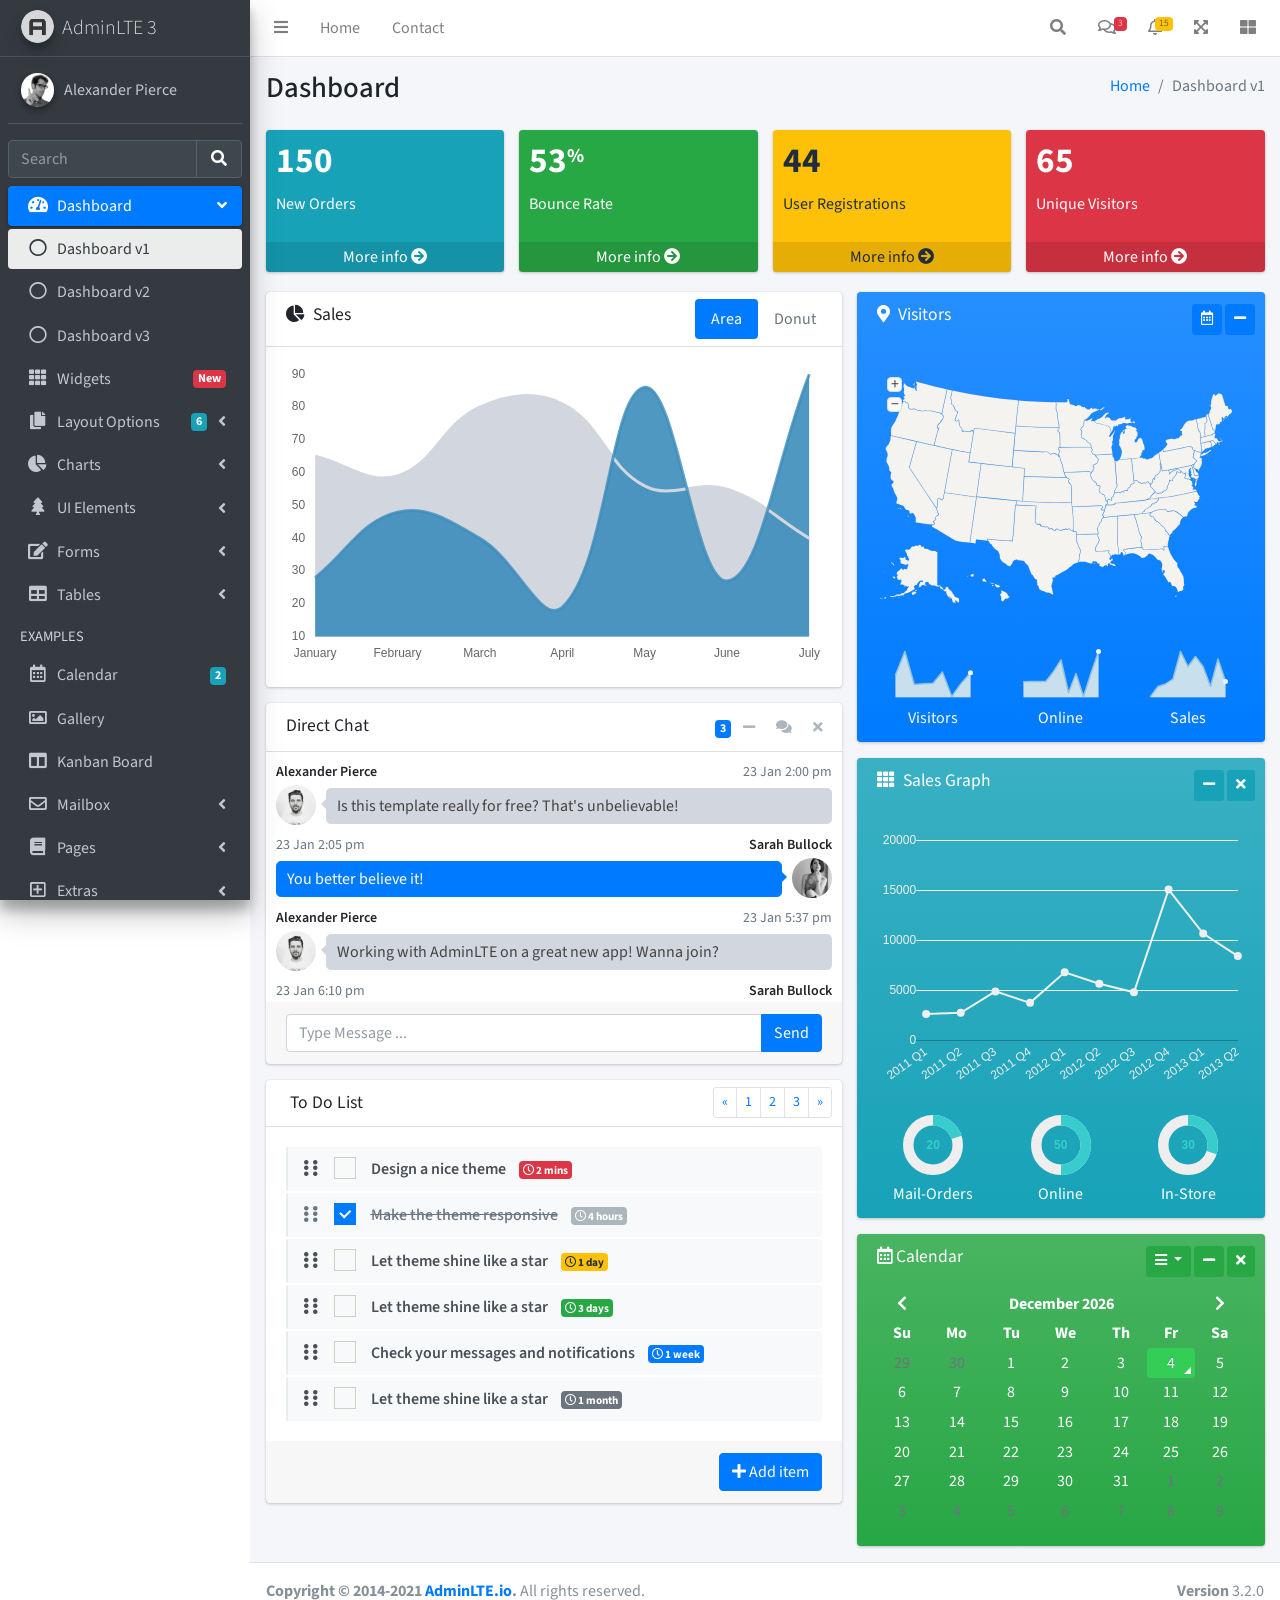
<file: CompanyRestaurant.MVC/wwwroot/admin/index.html>
<!DOCTYPE html>
<html lang="en">
<head>
  <meta charset="utf-8">
  <meta name="viewport" content="width=device-width, initial-scale=1">
  <title>AdminLTE 3 | Dashboard</title>

  <!-- Google Font: Source Sans Pro -->
  <link rel="stylesheet" href="https://fonts.googleapis.com/css?family=Source+Sans+Pro:300,400,400i,700&display=fallback">
  <!-- Font Awesome -->
  <link rel="stylesheet" href="plugins/fontawesome-free/css/all.min.css">
  <!-- Ionicons -->
  <link rel="stylesheet" href="https://code.ionicframework.com/ionicons/2.0.1/css/ionicons.min.css">
  <!-- Tempusdominus Bootstrap 4 -->
  <link rel="stylesheet" href="plugins/tempusdominus-bootstrap-4/css/tempusdominus-bootstrap-4.min.css">
  <!-- iCheck -->
  <link rel="stylesheet" href="plugins/icheck-bootstrap/icheck-bootstrap.min.css">
  <!-- JQVMap -->
  <link rel="stylesheet" href="plugins/jqvmap/jqvmap.min.css">
  <!-- Theme style -->
  <link rel="stylesheet" href="dist/css/adminlte.min.css">
  <!-- overlayScrollbars -->
  <link rel="stylesheet" href="plugins/overlayScrollbars/css/OverlayScrollbars.min.css">
  <!-- Daterange picker -->
  <link rel="stylesheet" href="plugins/daterangepicker/daterangepicker.css">
  <!-- summernote -->
  <link rel="stylesheet" href="plugins/summernote/summernote-bs4.min.css">
</head>
<body class="hold-transition sidebar-mini layout-fixed">
<div class="wrapper">

  <!-- Preloader -->
  <div class="preloader flex-column justify-content-center align-items-center">
    <img class="animation__shake" src="dist/img/AdminLTELogo.png" alt="AdminLTELogo" height="60" width="60">
  </div>

  <!-- Navbar -->
  <nav class="main-header navbar navbar-expand navbar-white navbar-light">
    <!-- Left navbar links -->
    <ul class="navbar-nav">
      <li class="nav-item">
        <a class="nav-link" data-widget="pushmenu" href="#" role="button"><i class="fas fa-bars"></i></a>
      </li>
      <li class="nav-item d-none d-sm-inline-block">
        <a href="index3.html" class="nav-link">Home</a>
      </li>
      <li class="nav-item d-none d-sm-inline-block">
        <a href="#" class="nav-link">Contact</a>
      </li>
    </ul>

    <!-- Right navbar links -->
    <ul class="navbar-nav ml-auto">
      <!-- Navbar Search -->
      <li class="nav-item">
        <a class="nav-link" data-widget="navbar-search" href="#" role="button">
          <i class="fas fa-search"></i>
        </a>
        <div class="navbar-search-block">
          <form class="form-inline">
            <div class="input-group input-group-sm">
              <input class="form-control form-control-navbar" type="search" placeholder="Search" aria-label="Search">
              <div class="input-group-append">
                <button class="btn btn-navbar" type="submit">
                  <i class="fas fa-search"></i>
                </button>
                <button class="btn btn-navbar" type="button" data-widget="navbar-search">
                  <i class="fas fa-times"></i>
                </button>
              </div>
            </div>
          </form>
        </div>
      </li>

      <!-- Messages Dropdown Menu -->
      <li class="nav-item dropdown">
        <a class="nav-link" data-toggle="dropdown" href="#">
          <i class="far fa-comments"></i>
          <span class="badge badge-danger navbar-badge">3</span>
        </a>
        <div class="dropdown-menu dropdown-menu-lg dropdown-menu-right">
          <a href="#" class="dropdown-item">
            <!-- Message Start -->
            <div class="media">
              <img src="dist/img/user1-128x128.jpg" alt="User Avatar" class="img-size-50 mr-3 img-circle">
              <div class="media-body">
                <h3 class="dropdown-item-title">
                  Brad Diesel
                  <span class="float-right text-sm text-danger"><i class="fas fa-star"></i></span>
                </h3>
                <p class="text-sm">Call me whenever you can...</p>
                <p class="text-sm text-muted"><i class="far fa-clock mr-1"></i> 4 Hours Ago</p>
              </div>
            </div>
            <!-- Message End -->
          </a>
          <div class="dropdown-divider"></div>
          <a href="#" class="dropdown-item">
            <!-- Message Start -->
            <div class="media">
              <img src="dist/img/user8-128x128.jpg" alt="User Avatar" class="img-size-50 img-circle mr-3">
              <div class="media-body">
                <h3 class="dropdown-item-title">
                  John Pierce
                  <span class="float-right text-sm text-muted"><i class="fas fa-star"></i></span>
                </h3>
                <p class="text-sm">I got your message bro</p>
                <p class="text-sm text-muted"><i class="far fa-clock mr-1"></i> 4 Hours Ago</p>
              </div>
            </div>
            <!-- Message End -->
          </a>
          <div class="dropdown-divider"></div>
          <a href="#" class="dropdown-item">
            <!-- Message Start -->
            <div class="media">
              <img src="dist/img/user3-128x128.jpg" alt="User Avatar" class="img-size-50 img-circle mr-3">
              <div class="media-body">
                <h3 class="dropdown-item-title">
                  Nora Silvester
                  <span class="float-right text-sm text-warning"><i class="fas fa-star"></i></span>
                </h3>
                <p class="text-sm">The subject goes here</p>
                <p class="text-sm text-muted"><i class="far fa-clock mr-1"></i> 4 Hours Ago</p>
              </div>
            </div>
            <!-- Message End -->
          </a>
          <div class="dropdown-divider"></div>
          <a href="#" class="dropdown-item dropdown-footer">See All Messages</a>
        </div>
      </li>
      <!-- Notifications Dropdown Menu -->
      <li class="nav-item dropdown">
        <a class="nav-link" data-toggle="dropdown" href="#">
          <i class="far fa-bell"></i>
          <span class="badge badge-warning navbar-badge">15</span>
        </a>
        <div class="dropdown-menu dropdown-menu-lg dropdown-menu-right">
          <span class="dropdown-item dropdown-header">15 Notifications</span>
          <div class="dropdown-divider"></div>
          <a href="#" class="dropdown-item">
            <i class="fas fa-envelope mr-2"></i> 4 new messages
            <span class="float-right text-muted text-sm">3 mins</span>
          </a>
          <div class="dropdown-divider"></div>
          <a href="#" class="dropdown-item">
            <i class="fas fa-users mr-2"></i> 8 friend requests
            <span class="float-right text-muted text-sm">12 hours</span>
          </a>
          <div class="dropdown-divider"></div>
          <a href="#" class="dropdown-item">
            <i class="fas fa-file mr-2"></i> 3 new reports
            <span class="float-right text-muted text-sm">2 days</span>
          </a>
          <div class="dropdown-divider"></div>
          <a href="#" class="dropdown-item dropdown-footer">See All Notifications</a>
        </div>
      </li>
      <li class="nav-item">
        <a class="nav-link" data-widget="fullscreen" href="#" role="button">
          <i class="fas fa-expand-arrows-alt"></i>
        </a>
      </li>
      <li class="nav-item">
        <a class="nav-link" data-widget="control-sidebar" data-controlsidebar-slide="true" href="#" role="button">
          <i class="fas fa-th-large"></i>
        </a>
      </li>
    </ul>
  </nav>
  <!-- /.navbar -->

  <!-- Main Sidebar Container -->
  <aside class="main-sidebar sidebar-dark-primary elevation-4">
    <!-- Brand Logo -->
    <a href="index3.html" class="brand-link">
      <img src="dist/img/AdminLTELogo.png" alt="AdminLTE Logo" class="brand-image img-circle elevation-3" style="opacity: .8">
      <span class="brand-text font-weight-light">AdminLTE 3</span>
    </a>

    <!-- Sidebar -->
    <div class="sidebar">
      <!-- Sidebar user panel (optional) -->
      <div class="user-panel mt-3 pb-3 mb-3 d-flex">
        <div class="image">
          <img src="dist/img/user2-160x160.jpg" class="img-circle elevation-2" alt="User Image">
        </div>
        <div class="info">
          <a href="#" class="d-block">Alexander Pierce</a>
        </div>
      </div>

      <!-- SidebarSearch Form -->
      <div class="form-inline">
        <div class="input-group" data-widget="sidebar-search">
          <input class="form-control form-control-sidebar" type="search" placeholder="Search" aria-label="Search">
          <div class="input-group-append">
            <button class="btn btn-sidebar">
              <i class="fas fa-search fa-fw"></i>
            </button>
          </div>
        </div>
      </div>

      <!-- Sidebar Menu -->
      <nav class="mt-2">
        <ul class="nav nav-pills nav-sidebar flex-column" data-widget="treeview" role="menu" data-accordion="false">
          <!-- Add icons to the links using the .nav-icon class
               with font-awesome or any other icon font library -->
          <li class="nav-item menu-open">
            <a href="#" class="nav-link active">
              <i class="nav-icon fas fa-tachometer-alt"></i>
              <p>
                Dashboard
                <i class="right fas fa-angle-left"></i>
              </p>
            </a>
            <ul class="nav nav-treeview">
              <li class="nav-item">
                <a href="./index.html" class="nav-link active">
                  <i class="far fa-circle nav-icon"></i>
                  <p>Dashboard v1</p>
                </a>
              </li>
              <li class="nav-item">
                <a href="./index2.html" class="nav-link">
                  <i class="far fa-circle nav-icon"></i>
                  <p>Dashboard v2</p>
                </a>
              </li>
              <li class="nav-item">
                <a href="./index3.html" class="nav-link">
                  <i class="far fa-circle nav-icon"></i>
                  <p>Dashboard v3</p>
                </a>
              </li>
            </ul>
          </li>
          <li class="nav-item">
            <a href="pages/widgets.html" class="nav-link">
              <i class="nav-icon fas fa-th"></i>
              <p>
                Widgets
                <span class="right badge badge-danger">New</span>
              </p>
            </a>
          </li>
          <li class="nav-item">
            <a href="#" class="nav-link">
              <i class="nav-icon fas fa-copy"></i>
              <p>
                Layout Options
                <i class="fas fa-angle-left right"></i>
                <span class="badge badge-info right">6</span>
              </p>
            </a>
            <ul class="nav nav-treeview">
              <li class="nav-item">
                <a href="pages/layout/top-nav.html" class="nav-link">
                  <i class="far fa-circle nav-icon"></i>
                  <p>Top Navigation</p>
                </a>
              </li>
              <li class="nav-item">
                <a href="pages/layout/top-nav-sidebar.html" class="nav-link">
                  <i class="far fa-circle nav-icon"></i>
                  <p>Top Navigation + Sidebar</p>
                </a>
              </li>
              <li class="nav-item">
                <a href="pages/layout/boxed.html" class="nav-link">
                  <i class="far fa-circle nav-icon"></i>
                  <p>Boxed</p>
                </a>
              </li>
              <li class="nav-item">
                <a href="pages/layout/fixed-sidebar.html" class="nav-link">
                  <i class="far fa-circle nav-icon"></i>
                  <p>Fixed Sidebar</p>
                </a>
              </li>
              <li class="nav-item">
                <a href="pages/layout/fixed-sidebar-custom.html" class="nav-link">
                  <i class="far fa-circle nav-icon"></i>
                  <p>Fixed Sidebar <small>+ Custom Area</small></p>
                </a>
              </li>
              <li class="nav-item">
                <a href="pages/layout/fixed-topnav.html" class="nav-link">
                  <i class="far fa-circle nav-icon"></i>
                  <p>Fixed Navbar</p>
                </a>
              </li>
              <li class="nav-item">
                <a href="pages/layout/fixed-footer.html" class="nav-link">
                  <i class="far fa-circle nav-icon"></i>
                  <p>Fixed Footer</p>
                </a>
              </li>
              <li class="nav-item">
                <a href="pages/layout/collapsed-sidebar.html" class="nav-link">
                  <i class="far fa-circle nav-icon"></i>
                  <p>Collapsed Sidebar</p>
                </a>
              </li>
            </ul>
          </li>
          <li class="nav-item">
            <a href="#" class="nav-link">
              <i class="nav-icon fas fa-chart-pie"></i>
              <p>
                Charts
                <i class="right fas fa-angle-left"></i>
              </p>
            </a>
            <ul class="nav nav-treeview">
              <li class="nav-item">
                <a href="pages/charts/chartjs.html" class="nav-link">
                  <i class="far fa-circle nav-icon"></i>
                  <p>ChartJS</p>
                </a>
              </li>
              <li class="nav-item">
                <a href="pages/charts/flot.html" class="nav-link">
                  <i class="far fa-circle nav-icon"></i>
                  <p>Flot</p>
                </a>
              </li>
              <li class="nav-item">
                <a href="pages/charts/inline.html" class="nav-link">
                  <i class="far fa-circle nav-icon"></i>
                  <p>Inline</p>
                </a>
              </li>
              <li class="nav-item">
                <a href="pages/charts/uplot.html" class="nav-link">
                  <i class="far fa-circle nav-icon"></i>
                  <p>uPlot</p>
                </a>
              </li>
            </ul>
          </li>
          <li class="nav-item">
            <a href="#" class="nav-link">
              <i class="nav-icon fas fa-tree"></i>
              <p>
                UI Elements
                <i class="fas fa-angle-left right"></i>
              </p>
            </a>
            <ul class="nav nav-treeview">
              <li class="nav-item">
                <a href="pages/UI/general.html" class="nav-link">
                  <i class="far fa-circle nav-icon"></i>
                  <p>General</p>
                </a>
              </li>
              <li class="nav-item">
                <a href="pages/UI/icons.html" class="nav-link">
                  <i class="far fa-circle nav-icon"></i>
                  <p>Icons</p>
                </a>
              </li>
              <li class="nav-item">
                <a href="pages/UI/buttons.html" class="nav-link">
                  <i class="far fa-circle nav-icon"></i>
                  <p>Buttons</p>
                </a>
              </li>
              <li class="nav-item">
                <a href="pages/UI/sliders.html" class="nav-link">
                  <i class="far fa-circle nav-icon"></i>
                  <p>Sliders</p>
                </a>
              </li>
              <li class="nav-item">
                <a href="pages/UI/modals.html" class="nav-link">
                  <i class="far fa-circle nav-icon"></i>
                  <p>Modals & Alerts</p>
                </a>
              </li>
              <li class="nav-item">
                <a href="pages/UI/navbar.html" class="nav-link">
                  <i class="far fa-circle nav-icon"></i>
                  <p>Navbar & Tabs</p>
                </a>
              </li>
              <li class="nav-item">
                <a href="pages/UI/timeline.html" class="nav-link">
                  <i class="far fa-circle nav-icon"></i>
                  <p>Timeline</p>
                </a>
              </li>
              <li class="nav-item">
                <a href="pages/UI/ribbons.html" class="nav-link">
                  <i class="far fa-circle nav-icon"></i>
                  <p>Ribbons</p>
                </a>
              </li>
            </ul>
          </li>
          <li class="nav-item">
            <a href="#" class="nav-link">
              <i class="nav-icon fas fa-edit"></i>
              <p>
                Forms
                <i class="fas fa-angle-left right"></i>
              </p>
            </a>
            <ul class="nav nav-treeview">
              <li class="nav-item">
                <a href="pages/forms/general.html" class="nav-link">
                  <i class="far fa-circle nav-icon"></i>
                  <p>General Elements</p>
                </a>
              </li>
              <li class="nav-item">
                <a href="pages/forms/advanced.html" class="nav-link">
                  <i class="far fa-circle nav-icon"></i>
                  <p>Advanced Elements</p>
                </a>
              </li>
              <li class="nav-item">
                <a href="pages/forms/editors.html" class="nav-link">
                  <i class="far fa-circle nav-icon"></i>
                  <p>Editors</p>
                </a>
              </li>
              <li class="nav-item">
                <a href="pages/forms/validation.html" class="nav-link">
                  <i class="far fa-circle nav-icon"></i>
                  <p>Validation</p>
                </a>
              </li>
            </ul>
          </li>
          <li class="nav-item">
            <a href="#" class="nav-link">
              <i class="nav-icon fas fa-table"></i>
              <p>
                Tables
                <i class="fas fa-angle-left right"></i>
              </p>
            </a>
            <ul class="nav nav-treeview">
              <li class="nav-item">
                <a href="pages/tables/simple.html" class="nav-link">
                  <i class="far fa-circle nav-icon"></i>
                  <p>Simple Tables</p>
                </a>
              </li>
              <li class="nav-item">
                <a href="pages/tables/data.html" class="nav-link">
                  <i class="far fa-circle nav-icon"></i>
                  <p>DataTables</p>
                </a>
              </li>
              <li class="nav-item">
                <a href="pages/tables/jsgrid.html" class="nav-link">
                  <i class="far fa-circle nav-icon"></i>
                  <p>jsGrid</p>
                </a>
              </li>
            </ul>
          </li>
          <li class="nav-header">EXAMPLES</li>
          <li class="nav-item">
            <a href="pages/calendar.html" class="nav-link">
              <i class="nav-icon far fa-calendar-alt"></i>
              <p>
                Calendar
                <span class="badge badge-info right">2</span>
              </p>
            </a>
          </li>
          <li class="nav-item">
            <a href="pages/gallery.html" class="nav-link">
              <i class="nav-icon far fa-image"></i>
              <p>
                Gallery
              </p>
            </a>
          </li>
          <li class="nav-item">
            <a href="pages/kanban.html" class="nav-link">
              <i class="nav-icon fas fa-columns"></i>
              <p>
                Kanban Board
              </p>
            </a>
          </li>
          <li class="nav-item">
            <a href="#" class="nav-link">
              <i class="nav-icon far fa-envelope"></i>
              <p>
                Mailbox
                <i class="fas fa-angle-left right"></i>
              </p>
            </a>
            <ul class="nav nav-treeview">
              <li class="nav-item">
                <a href="pages/mailbox/mailbox.html" class="nav-link">
                  <i class="far fa-circle nav-icon"></i>
                  <p>Inbox</p>
                </a>
              </li>
              <li class="nav-item">
                <a href="pages/mailbox/compose.html" class="nav-link">
                  <i class="far fa-circle nav-icon"></i>
                  <p>Compose</p>
                </a>
              </li>
              <li class="nav-item">
                <a href="pages/mailbox/read-mail.html" class="nav-link">
                  <i class="far fa-circle nav-icon"></i>
                  <p>Read</p>
                </a>
              </li>
            </ul>
          </li>
          <li class="nav-item">
            <a href="#" class="nav-link">
              <i class="nav-icon fas fa-book"></i>
              <p>
                Pages
                <i class="fas fa-angle-left right"></i>
              </p>
            </a>
            <ul class="nav nav-treeview">
              <li class="nav-item">
                <a href="pages/examples/invoice.html" class="nav-link">
                  <i class="far fa-circle nav-icon"></i>
                  <p>Invoice</p>
                </a>
              </li>
              <li class="nav-item">
                <a href="pages/examples/profile.html" class="nav-link">
                  <i class="far fa-circle nav-icon"></i>
                  <p>Profile</p>
                </a>
              </li>
              <li class="nav-item">
                <a href="pages/examples/e-commerce.html" class="nav-link">
                  <i class="far fa-circle nav-icon"></i>
                  <p>E-commerce</p>
                </a>
              </li>
              <li class="nav-item">
                <a href="pages/examples/projects.html" class="nav-link">
                  <i class="far fa-circle nav-icon"></i>
                  <p>Projects</p>
                </a>
              </li>
              <li class="nav-item">
                <a href="pages/examples/project-add.html" class="nav-link">
                  <i class="far fa-circle nav-icon"></i>
                  <p>Project Add</p>
                </a>
              </li>
              <li class="nav-item">
                <a href="pages/examples/project-edit.html" class="nav-link">
                  <i class="far fa-circle nav-icon"></i>
                  <p>Project Edit</p>
                </a>
              </li>
              <li class="nav-item">
                <a href="pages/examples/project-detail.html" class="nav-link">
                  <i class="far fa-circle nav-icon"></i>
                  <p>Project Detail</p>
                </a>
              </li>
              <li class="nav-item">
                <a href="pages/examples/contacts.html" class="nav-link">
                  <i class="far fa-circle nav-icon"></i>
                  <p>Contacts</p>
                </a>
              </li>
              <li class="nav-item">
                <a href="pages/examples/faq.html" class="nav-link">
                  <i class="far fa-circle nav-icon"></i>
                  <p>FAQ</p>
                </a>
              </li>
              <li class="nav-item">
                <a href="pages/examples/contact-us.html" class="nav-link">
                  <i class="far fa-circle nav-icon"></i>
                  <p>Contact us</p>
                </a>
              </li>
            </ul>
          </li>
          <li class="nav-item">
            <a href="#" class="nav-link">
              <i class="nav-icon far fa-plus-square"></i>
              <p>
                Extras
                <i class="fas fa-angle-left right"></i>
              </p>
            </a>
            <ul class="nav nav-treeview">
              <li class="nav-item">
                <a href="#" class="nav-link">
                  <i class="far fa-circle nav-icon"></i>
                  <p>
                    Login & Register v1
                    <i class="fas fa-angle-left right"></i>
                  </p>
                </a>
                <ul class="nav nav-treeview">
                  <li class="nav-item">
                    <a href="pages/examples/login.html" class="nav-link">
                      <i class="far fa-circle nav-icon"></i>
                      <p>Login v1</p>
                    </a>
                  </li>
                  <li class="nav-item">
                    <a href="pages/examples/register.html" class="nav-link">
                      <i class="far fa-circle nav-icon"></i>
                      <p>Register v1</p>
                    </a>
                  </li>
                  <li class="nav-item">
                    <a href="pages/examples/forgot-password.html" class="nav-link">
                      <i class="far fa-circle nav-icon"></i>
                      <p>Forgot Password v1</p>
                    </a>
                  </li>
                  <li class="nav-item">
                    <a href="pages/examples/recover-password.html" class="nav-link">
                      <i class="far fa-circle nav-icon"></i>
                      <p>Recover Password v1</p>
                    </a>
                  </li>
                </ul>
              </li>
              <li class="nav-item">
                <a href="#" class="nav-link">
                  <i class="far fa-circle nav-icon"></i>
                  <p>
                    Login & Register v2
                    <i class="fas fa-angle-left right"></i>
                  </p>
                </a>
                <ul class="nav nav-treeview">
                  <li class="nav-item">
                    <a href="pages/examples/login-v2.html" class="nav-link">
                      <i class="far fa-circle nav-icon"></i>
                      <p>Login v2</p>
                    </a>
                  </li>
                  <li class="nav-item">
                    <a href="pages/examples/register-v2.html" class="nav-link">
                      <i class="far fa-circle nav-icon"></i>
                      <p>Register v2</p>
                    </a>
                  </li>
                  <li class="nav-item">
                    <a href="pages/examples/forgot-password-v2.html" class="nav-link">
                      <i class="far fa-circle nav-icon"></i>
                      <p>Forgot Password v2</p>
                    </a>
                  </li>
                  <li class="nav-item">
                    <a href="pages/examples/recover-password-v2.html" class="nav-link">
                      <i class="far fa-circle nav-icon"></i>
                      <p>Recover Password v2</p>
                    </a>
                  </li>
                </ul>
              </li>
              <li class="nav-item">
                <a href="pages/examples/lockscreen.html" class="nav-link">
                  <i class="far fa-circle nav-icon"></i>
                  <p>Lockscreen</p>
                </a>
              </li>
              <li class="nav-item">
                <a href="pages/examples/legacy-user-menu.html" class="nav-link">
                  <i class="far fa-circle nav-icon"></i>
                  <p>Legacy User Menu</p>
                </a>
              </li>
              <li class="nav-item">
                <a href="pages/examples/language-menu.html" class="nav-link">
                  <i class="far fa-circle nav-icon"></i>
                  <p>Language Menu</p>
                </a>
              </li>
              <li class="nav-item">
                <a href="pages/examples/404.html" class="nav-link">
                  <i class="far fa-circle nav-icon"></i>
                  <p>Error 404</p>
                </a>
              </li>
              <li class="nav-item">
                <a href="pages/examples/500.html" class="nav-link">
                  <i class="far fa-circle nav-icon"></i>
                  <p>Error 500</p>
                </a>
              </li>
              <li class="nav-item">
                <a href="pages/examples/pace.html" class="nav-link">
                  <i class="far fa-circle nav-icon"></i>
                  <p>Pace</p>
                </a>
              </li>
              <li class="nav-item">
                <a href="pages/examples/blank.html" class="nav-link">
                  <i class="far fa-circle nav-icon"></i>
                  <p>Blank Page</p>
                </a>
              </li>
              <li class="nav-item">
                <a href="starter.html" class="nav-link">
                  <i class="far fa-circle nav-icon"></i>
                  <p>Starter Page</p>
                </a>
              </li>
            </ul>
          </li>
          <li class="nav-item">
            <a href="#" class="nav-link">
              <i class="nav-icon fas fa-search"></i>
              <p>
                Search
                <i class="fas fa-angle-left right"></i>
              </p>
            </a>
            <ul class="nav nav-treeview">
              <li class="nav-item">
                <a href="pages/search/simple.html" class="nav-link">
                  <i class="far fa-circle nav-icon"></i>
                  <p>Simple Search</p>
                </a>
              </li>
              <li class="nav-item">
                <a href="pages/search/enhanced.html" class="nav-link">
                  <i class="far fa-circle nav-icon"></i>
                  <p>Enhanced</p>
                </a>
              </li>
            </ul>
          </li>
          <li class="nav-header">MISCELLANEOUS</li>
          <li class="nav-item">
            <a href="iframe.html" class="nav-link">
              <i class="nav-icon fas fa-ellipsis-h"></i>
              <p>Tabbed IFrame Plugin</p>
            </a>
          </li>
          <li class="nav-item">
            <a href="https://adminlte.io/docs/3.1/" class="nav-link">
              <i class="nav-icon fas fa-file"></i>
              <p>Documentation</p>
            </a>
          </li>
          <li class="nav-header">MULTI LEVEL EXAMPLE</li>
          <li class="nav-item">
            <a href="#" class="nav-link">
              <i class="fas fa-circle nav-icon"></i>
              <p>Level 1</p>
            </a>
          </li>
          <li class="nav-item">
            <a href="#" class="nav-link">
              <i class="nav-icon fas fa-circle"></i>
              <p>
                Level 1
                <i class="right fas fa-angle-left"></i>
              </p>
            </a>
            <ul class="nav nav-treeview">
              <li class="nav-item">
                <a href="#" class="nav-link">
                  <i class="far fa-circle nav-icon"></i>
                  <p>Level 2</p>
                </a>
              </li>
              <li class="nav-item">
                <a href="#" class="nav-link">
                  <i class="far fa-circle nav-icon"></i>
                  <p>
                    Level 2
                    <i class="right fas fa-angle-left"></i>
                  </p>
                </a>
                <ul class="nav nav-treeview">
                  <li class="nav-item">
                    <a href="#" class="nav-link">
                      <i class="far fa-dot-circle nav-icon"></i>
                      <p>Level 3</p>
                    </a>
                  </li>
                  <li class="nav-item">
                    <a href="#" class="nav-link">
                      <i class="far fa-dot-circle nav-icon"></i>
                      <p>Level 3</p>
                    </a>
                  </li>
                  <li class="nav-item">
                    <a href="#" class="nav-link">
                      <i class="far fa-dot-circle nav-icon"></i>
                      <p>Level 3</p>
                    </a>
                  </li>
                </ul>
              </li>
              <li class="nav-item">
                <a href="#" class="nav-link">
                  <i class="far fa-circle nav-icon"></i>
                  <p>Level 2</p>
                </a>
              </li>
            </ul>
          </li>
          <li class="nav-item">
            <a href="#" class="nav-link">
              <i class="fas fa-circle nav-icon"></i>
              <p>Level 1</p>
            </a>
          </li>
          <li class="nav-header">LABELS</li>
          <li class="nav-item">
            <a href="#" class="nav-link">
              <i class="nav-icon far fa-circle text-danger"></i>
              <p class="text">Important</p>
            </a>
          </li>
          <li class="nav-item">
            <a href="#" class="nav-link">
              <i class="nav-icon far fa-circle text-warning"></i>
              <p>Warning</p>
            </a>
          </li>
          <li class="nav-item">
            <a href="#" class="nav-link">
              <i class="nav-icon far fa-circle text-info"></i>
              <p>Informational</p>
            </a>
          </li>
        </ul>
      </nav>
      <!-- /.sidebar-menu -->
    </div>
    <!-- /.sidebar -->
  </aside>

  <!-- Content Wrapper. Contains page content -->
  <div class="content-wrapper">
    <!-- Content Header (Page header) -->
    <div class="content-header">
      <div class="container-fluid">
        <div class="row mb-2">
          <div class="col-sm-6">
            <h1 class="m-0">Dashboard</h1>
          </div><!-- /.col -->
          <div class="col-sm-6">
            <ol class="breadcrumb float-sm-right">
              <li class="breadcrumb-item"><a href="#">Home</a></li>
              <li class="breadcrumb-item active">Dashboard v1</li>
            </ol>
          </div><!-- /.col -->
        </div><!-- /.row -->
      </div><!-- /.container-fluid -->
    </div>
    <!-- /.content-header -->

    <!-- Main content -->
    <section class="content">
      <div class="container-fluid">
        <!-- Small boxes (Stat box) -->
        <div class="row">
          <div class="col-lg-3 col-6">
            <!-- small box -->
            <div class="small-box bg-info">
              <div class="inner">
                <h3>150</h3>

                <p>New Orders</p>
              </div>
              <div class="icon">
                <i class="ion ion-bag"></i>
              </div>
              <a href="#" class="small-box-footer">More info <i class="fas fa-arrow-circle-right"></i></a>
            </div>
          </div>
          <!-- ./col -->
          <div class="col-lg-3 col-6">
            <!-- small box -->
            <div class="small-box bg-success">
              <div class="inner">
                <h3>53<sup style="font-size: 20px">%</sup></h3>

                <p>Bounce Rate</p>
              </div>
              <div class="icon">
                <i class="ion ion-stats-bars"></i>
              </div>
              <a href="#" class="small-box-footer">More info <i class="fas fa-arrow-circle-right"></i></a>
            </div>
          </div>
          <!-- ./col -->
          <div class="col-lg-3 col-6">
            <!-- small box -->
            <div class="small-box bg-warning">
              <div class="inner">
                <h3>44</h3>

                <p>User Registrations</p>
              </div>
              <div class="icon">
                <i class="ion ion-person-add"></i>
              </div>
              <a href="#" class="small-box-footer">More info <i class="fas fa-arrow-circle-right"></i></a>
            </div>
          </div>
          <!-- ./col -->
          <div class="col-lg-3 col-6">
            <!-- small box -->
            <div class="small-box bg-danger">
              <div class="inner">
                <h3>65</h3>

                <p>Unique Visitors</p>
              </div>
              <div class="icon">
                <i class="ion ion-pie-graph"></i>
              </div>
              <a href="#" class="small-box-footer">More info <i class="fas fa-arrow-circle-right"></i></a>
            </div>
          </div>
          <!-- ./col -->
        </div>
        <!-- /.row -->
        <!-- Main row -->
        <div class="row">
          <!-- Left col -->
          <section class="col-lg-7 connectedSortable">
            <!-- Custom tabs (Charts with tabs)-->
            <div class="card">
              <div class="card-header">
                <h3 class="card-title">
                  <i class="fas fa-chart-pie mr-1"></i>
                  Sales
                </h3>
                <div class="card-tools">
                  <ul class="nav nav-pills ml-auto">
                    <li class="nav-item">
                      <a class="nav-link active" href="#revenue-chart" data-toggle="tab">Area</a>
                    </li>
                    <li class="nav-item">
                      <a class="nav-link" href="#sales-chart" data-toggle="tab">Donut</a>
                    </li>
                  </ul>
                </div>
              </div><!-- /.card-header -->
              <div class="card-body">
                <div class="tab-content p-0">
                  <!-- Morris chart - Sales -->
                  <div class="chart tab-pane active" id="revenue-chart"
                       style="position: relative; height: 300px;">
                      <canvas id="revenue-chart-canvas" height="300" style="height: 300px;"></canvas>
                   </div>
                  <div class="chart tab-pane" id="sales-chart" style="position: relative; height: 300px;">
                    <canvas id="sales-chart-canvas" height="300" style="height: 300px;"></canvas>
                  </div>
                </div>
              </div><!-- /.card-body -->
            </div>
            <!-- /.card -->

            <!-- DIRECT CHAT -->
            <div class="card direct-chat direct-chat-primary">
              <div class="card-header">
                <h3 class="card-title">Direct Chat</h3>

                <div class="card-tools">
                  <span title="3 New Messages" class="badge badge-primary">3</span>
                  <button type="button" class="btn btn-tool" data-card-widget="collapse">
                    <i class="fas fa-minus"></i>
                  </button>
                  <button type="button" class="btn btn-tool" title="Contacts" data-widget="chat-pane-toggle">
                    <i class="fas fa-comments"></i>
                  </button>
                  <button type="button" class="btn btn-tool" data-card-widget="remove">
                    <i class="fas fa-times"></i>
                  </button>
                </div>
              </div>
              <!-- /.card-header -->
              <div class="card-body">
                <!-- Conversations are loaded here -->
                <div class="direct-chat-messages">
                  <!-- Message. Default to the left -->
                  <div class="direct-chat-msg">
                    <div class="direct-chat-infos clearfix">
                      <span class="direct-chat-name float-left">Alexander Pierce</span>
                      <span class="direct-chat-timestamp float-right">23 Jan 2:00 pm</span>
                    </div>
                    <!-- /.direct-chat-infos -->
                    <img class="direct-chat-img" src="dist/img/user1-128x128.jpg" alt="message user image">
                    <!-- /.direct-chat-img -->
                    <div class="direct-chat-text">
                      Is this template really for free? That's unbelievable!
                    </div>
                    <!-- /.direct-chat-text -->
                  </div>
                  <!-- /.direct-chat-msg -->

                  <!-- Message to the right -->
                  <div class="direct-chat-msg right">
                    <div class="direct-chat-infos clearfix">
                      <span class="direct-chat-name float-right">Sarah Bullock</span>
                      <span class="direct-chat-timestamp float-left">23 Jan 2:05 pm</span>
                    </div>
                    <!-- /.direct-chat-infos -->
                    <img class="direct-chat-img" src="dist/img/user3-128x128.jpg" alt="message user image">
                    <!-- /.direct-chat-img -->
                    <div class="direct-chat-text">
                      You better believe it!
                    </div>
                    <!-- /.direct-chat-text -->
                  </div>
                  <!-- /.direct-chat-msg -->

                  <!-- Message. Default to the left -->
                  <div class="direct-chat-msg">
                    <div class="direct-chat-infos clearfix">
                      <span class="direct-chat-name float-left">Alexander Pierce</span>
                      <span class="direct-chat-timestamp float-right">23 Jan 5:37 pm</span>
                    </div>
                    <!-- /.direct-chat-infos -->
                    <img class="direct-chat-img" src="dist/img/user1-128x128.jpg" alt="message user image">
                    <!-- /.direct-chat-img -->
                    <div class="direct-chat-text">
                      Working with AdminLTE on a great new app! Wanna join?
                    </div>
                    <!-- /.direct-chat-text -->
                  </div>
                  <!-- /.direct-chat-msg -->

                  <!-- Message to the right -->
                  <div class="direct-chat-msg right">
                    <div class="direct-chat-infos clearfix">
                      <span class="direct-chat-name float-right">Sarah Bullock</span>
                      <span class="direct-chat-timestamp float-left">23 Jan 6:10 pm</span>
                    </div>
                    <!-- /.direct-chat-infos -->
                    <img class="direct-chat-img" src="dist/img/user3-128x128.jpg" alt="message user image">
                    <!-- /.direct-chat-img -->
                    <div class="direct-chat-text">
                      I would love to.
                    </div>
                    <!-- /.direct-chat-text -->
                  </div>
                  <!-- /.direct-chat-msg -->

                </div>
                <!--/.direct-chat-messages-->

                <!-- Contacts are loaded here -->
                <div class="direct-chat-contacts">
                  <ul class="contacts-list">
                    <li>
                      <a href="#">
                        <img class="contacts-list-img" src="dist/img/user1-128x128.jpg" alt="User Avatar">

                        <div class="contacts-list-info">
                          <span class="contacts-list-name">
                            Count Dracula
                            <small class="contacts-list-date float-right">2/28/2015</small>
                          </span>
                          <span class="contacts-list-msg">How have you been? I was...</span>
                        </div>
                        <!-- /.contacts-list-info -->
                      </a>
                    </li>
                    <!-- End Contact Item -->
                    <li>
                      <a href="#">
                        <img class="contacts-list-img" src="dist/img/user7-128x128.jpg" alt="User Avatar">

                        <div class="contacts-list-info">
                          <span class="contacts-list-name">
                            Sarah Doe
                            <small class="contacts-list-date float-right">2/23/2015</small>
                          </span>
                          <span class="contacts-list-msg">I will be waiting for...</span>
                        </div>
                        <!-- /.contacts-list-info -->
                      </a>
                    </li>
                    <!-- End Contact Item -->
                    <li>
                      <a href="#">
                        <img class="contacts-list-img" src="dist/img/user3-128x128.jpg" alt="User Avatar">

                        <div class="contacts-list-info">
                          <span class="contacts-list-name">
                            Nadia Jolie
                            <small class="contacts-list-date float-right">2/20/2015</small>
                          </span>
                          <span class="contacts-list-msg">I'll call you back at...</span>
                        </div>
                        <!-- /.contacts-list-info -->
                      </a>
                    </li>
                    <!-- End Contact Item -->
                    <li>
                      <a href="#">
                        <img class="contacts-list-img" src="dist/img/user5-128x128.jpg" alt="User Avatar">

                        <div class="contacts-list-info">
                          <span class="contacts-list-name">
                            Nora S. Vans
                            <small class="contacts-list-date float-right">2/10/2015</small>
                          </span>
                          <span class="contacts-list-msg">Where is your new...</span>
                        </div>
                        <!-- /.contacts-list-info -->
                      </a>
                    </li>
                    <!-- End Contact Item -->
                    <li>
                      <a href="#">
                        <img class="contacts-list-img" src="dist/img/user6-128x128.jpg" alt="User Avatar">

                        <div class="contacts-list-info">
                          <span class="contacts-list-name">
                            John K.
                            <small class="contacts-list-date float-right">1/27/2015</small>
                          </span>
                          <span class="contacts-list-msg">Can I take a look at...</span>
                        </div>
                        <!-- /.contacts-list-info -->
                      </a>
                    </li>
                    <!-- End Contact Item -->
                    <li>
                      <a href="#">
                        <img class="contacts-list-img" src="dist/img/user8-128x128.jpg" alt="User Avatar">

                        <div class="contacts-list-info">
                          <span class="contacts-list-name">
                            Kenneth M.
                            <small class="contacts-list-date float-right">1/4/2015</small>
                          </span>
                          <span class="contacts-list-msg">Never mind I found...</span>
                        </div>
                        <!-- /.contacts-list-info -->
                      </a>
                    </li>
                    <!-- End Contact Item -->
                  </ul>
                  <!-- /.contacts-list -->
                </div>
                <!-- /.direct-chat-pane -->
              </div>
              <!-- /.card-body -->
              <div class="card-footer">
                <form action="#" method="post">
                  <div class="input-group">
                    <input type="text" name="message" placeholder="Type Message ..." class="form-control">
                    <span class="input-group-append">
                      <button type="button" class="btn btn-primary">Send</button>
                    </span>
                  </div>
                </form>
              </div>
              <!-- /.card-footer-->
            </div>
            <!--/.direct-chat -->

            <!-- TO DO List -->
            <div class="card">
              <div class="card-header">
                <h3 class="card-title">
                  <i class="ion ion-clipboard mr-1"></i>
                  To Do List
                </h3>

                <div class="card-tools">
                  <ul class="pagination pagination-sm">
                    <li class="page-item"><a href="#" class="page-link">&laquo;</a></li>
                    <li class="page-item"><a href="#" class="page-link">1</a></li>
                    <li class="page-item"><a href="#" class="page-link">2</a></li>
                    <li class="page-item"><a href="#" class="page-link">3</a></li>
                    <li class="page-item"><a href="#" class="page-link">&raquo;</a></li>
                  </ul>
                </div>
              </div>
              <!-- /.card-header -->
              <div class="card-body">
                <ul class="todo-list" data-widget="todo-list">
                  <li>
                    <!-- drag handle -->
                    <span class="handle">
                      <i class="fas fa-ellipsis-v"></i>
                      <i class="fas fa-ellipsis-v"></i>
                    </span>
                    <!-- checkbox -->
                    <div  class="icheck-primary d-inline ml-2">
                      <input type="checkbox" value="" name="todo1" id="todoCheck1">
                      <label for="todoCheck1"></label>
                    </div>
                    <!-- todo text -->
                    <span class="text">Design a nice theme</span>
                    <!-- Emphasis label -->
                    <small class="badge badge-danger"><i class="far fa-clock"></i> 2 mins</small>
                    <!-- General tools such as edit or delete-->
                    <div class="tools">
                      <i class="fas fa-edit"></i>
                      <i class="fas fa-trash-o"></i>
                    </div>
                  </li>
                  <li>
                    <span class="handle">
                      <i class="fas fa-ellipsis-v"></i>
                      <i class="fas fa-ellipsis-v"></i>
                    </span>
                    <div  class="icheck-primary d-inline ml-2">
                      <input type="checkbox" value="" name="todo2" id="todoCheck2" checked>
                      <label for="todoCheck2"></label>
                    </div>
                    <span class="text">Make the theme responsive</span>
                    <small class="badge badge-info"><i class="far fa-clock"></i> 4 hours</small>
                    <div class="tools">
                      <i class="fas fa-edit"></i>
                      <i class="fas fa-trash-o"></i>
                    </div>
                  </li>
                  <li>
                    <span class="handle">
                      <i class="fas fa-ellipsis-v"></i>
                      <i class="fas fa-ellipsis-v"></i>
                    </span>
                    <div  class="icheck-primary d-inline ml-2">
                      <input type="checkbox" value="" name="todo3" id="todoCheck3">
                      <label for="todoCheck3"></label>
                    </div>
                    <span class="text">Let theme shine like a star</span>
                    <small class="badge badge-warning"><i class="far fa-clock"></i> 1 day</small>
                    <div class="tools">
                      <i class="fas fa-edit"></i>
                      <i class="fas fa-trash-o"></i>
                    </div>
                  </li>
                  <li>
                    <span class="handle">
                      <i class="fas fa-ellipsis-v"></i>
                      <i class="fas fa-ellipsis-v"></i>
                    </span>
                    <div  class="icheck-primary d-inline ml-2">
                      <input type="checkbox" value="" name="todo4" id="todoCheck4">
                      <label for="todoCheck4"></label>
                    </div>
                    <span class="text">Let theme shine like a star</span>
                    <small class="badge badge-success"><i class="far fa-clock"></i> 3 days</small>
                    <div class="tools">
                      <i class="fas fa-edit"></i>
                      <i class="fas fa-trash-o"></i>
                    </div>
                  </li>
                  <li>
                    <span class="handle">
                      <i class="fas fa-ellipsis-v"></i>
                      <i class="fas fa-ellipsis-v"></i>
                    </span>
                    <div  class="icheck-primary d-inline ml-2">
                      <input type="checkbox" value="" name="todo5" id="todoCheck5">
                      <label for="todoCheck5"></label>
                    </div>
                    <span class="text">Check your messages and notifications</span>
                    <small class="badge badge-primary"><i class="far fa-clock"></i> 1 week</small>
                    <div class="tools">
                      <i class="fas fa-edit"></i>
                      <i class="fas fa-trash-o"></i>
                    </div>
                  </li>
                  <li>
                    <span class="handle">
                      <i class="fas fa-ellipsis-v"></i>
                      <i class="fas fa-ellipsis-v"></i>
                    </span>
                    <div  class="icheck-primary d-inline ml-2">
                      <input type="checkbox" value="" name="todo6" id="todoCheck6">
                      <label for="todoCheck6"></label>
                    </div>
                    <span class="text">Let theme shine like a star</span>
                    <small class="badge badge-secondary"><i class="far fa-clock"></i> 1 month</small>
                    <div class="tools">
                      <i class="fas fa-edit"></i>
                      <i class="fas fa-trash-o"></i>
                    </div>
                  </li>
                </ul>
              </div>
              <!-- /.card-body -->
              <div class="card-footer clearfix">
                <button type="button" class="btn btn-primary float-right"><i class="fas fa-plus"></i> Add item</button>
              </div>
            </div>
            <!-- /.card -->
          </section>
          <!-- /.Left col -->
          <!-- right col (We are only adding the ID to make the widgets sortable)-->
          <section class="col-lg-5 connectedSortable">

            <!-- Map card -->
            <div class="card bg-gradient-primary">
              <div class="card-header border-0">
                <h3 class="card-title">
                  <i class="fas fa-map-marker-alt mr-1"></i>
                  Visitors
                </h3>
                <!-- card tools -->
                <div class="card-tools">
                  <button type="button" class="btn btn-primary btn-sm daterange" title="Date range">
                    <i class="far fa-calendar-alt"></i>
                  </button>
                  <button type="button" class="btn btn-primary btn-sm" data-card-widget="collapse" title="Collapse">
                    <i class="fas fa-minus"></i>
                  </button>
                </div>
                <!-- /.card-tools -->
              </div>
              <div class="card-body">
                <div id="world-map" style="height: 250px; width: 100%;"></div>
              </div>
              <!-- /.card-body-->
              <div class="card-footer bg-transparent">
                <div class="row">
                  <div class="col-4 text-center">
                    <div id="sparkline-1"></div>
                    <div class="text-white">Visitors</div>
                  </div>
                  <!-- ./col -->
                  <div class="col-4 text-center">
                    <div id="sparkline-2"></div>
                    <div class="text-white">Online</div>
                  </div>
                  <!-- ./col -->
                  <div class="col-4 text-center">
                    <div id="sparkline-3"></div>
                    <div class="text-white">Sales</div>
                  </div>
                  <!-- ./col -->
                </div>
                <!-- /.row -->
              </div>
            </div>
            <!-- /.card -->

            <!-- solid sales graph -->
            <div class="card bg-gradient-info">
              <div class="card-header border-0">
                <h3 class="card-title">
                  <i class="fas fa-th mr-1"></i>
                  Sales Graph
                </h3>

                <div class="card-tools">
                  <button type="button" class="btn bg-info btn-sm" data-card-widget="collapse">
                    <i class="fas fa-minus"></i>
                  </button>
                  <button type="button" class="btn bg-info btn-sm" data-card-widget="remove">
                    <i class="fas fa-times"></i>
                  </button>
                </div>
              </div>
              <div class="card-body">
                <canvas class="chart" id="line-chart" style="min-height: 250px; height: 250px; max-height: 250px; max-width: 100%;"></canvas>
              </div>
              <!-- /.card-body -->
              <div class="card-footer bg-transparent">
                <div class="row">
                  <div class="col-4 text-center">
                    <input type="text" class="knob" data-readonly="true" value="20" data-width="60" data-height="60"
                           data-fgColor="#39CCCC">

                    <div class="text-white">Mail-Orders</div>
                  </div>
                  <!-- ./col -->
                  <div class="col-4 text-center">
                    <input type="text" class="knob" data-readonly="true" value="50" data-width="60" data-height="60"
                           data-fgColor="#39CCCC">

                    <div class="text-white">Online</div>
                  </div>
                  <!-- ./col -->
                  <div class="col-4 text-center">
                    <input type="text" class="knob" data-readonly="true" value="30" data-width="60" data-height="60"
                           data-fgColor="#39CCCC">

                    <div class="text-white">In-Store</div>
                  </div>
                  <!-- ./col -->
                </div>
                <!-- /.row -->
              </div>
              <!-- /.card-footer -->
            </div>
            <!-- /.card -->

            <!-- Calendar -->
            <div class="card bg-gradient-success">
              <div class="card-header border-0">

                <h3 class="card-title">
                  <i class="far fa-calendar-alt"></i>
                  Calendar
                </h3>
                <!-- tools card -->
                <div class="card-tools">
                  <!-- button with a dropdown -->
                  <div class="btn-group">
                    <button type="button" class="btn btn-success btn-sm dropdown-toggle" data-toggle="dropdown" data-offset="-52">
                      <i class="fas fa-bars"></i>
                    </button>
                    <div class="dropdown-menu" role="menu">
                      <a href="#" class="dropdown-item">Add new event</a>
                      <a href="#" class="dropdown-item">Clear events</a>
                      <div class="dropdown-divider"></div>
                      <a href="#" class="dropdown-item">View calendar</a>
                    </div>
                  </div>
                  <button type="button" class="btn btn-success btn-sm" data-card-widget="collapse">
                    <i class="fas fa-minus"></i>
                  </button>
                  <button type="button" class="btn btn-success btn-sm" data-card-widget="remove">
                    <i class="fas fa-times"></i>
                  </button>
                </div>
                <!-- /. tools -->
              </div>
              <!-- /.card-header -->
              <div class="card-body pt-0">
                <!--The calendar -->
                <div id="calendar" style="width: 100%"></div>
              </div>
              <!-- /.card-body -->
            </div>
            <!-- /.card -->
          </section>
          <!-- right col -->
        </div>
        <!-- /.row (main row) -->
      </div><!-- /.container-fluid -->
    </section>
    <!-- /.content -->
  </div>
  <!-- /.content-wrapper -->
  <footer class="main-footer">
    <strong>Copyright &copy; 2014-2021 <a href="https://adminlte.io">AdminLTE.io</a>.</strong>
    All rights reserved.
    <div class="float-right d-none d-sm-inline-block">
      <b>Version</b> 3.2.0
    </div>
  </footer>

  <!-- Control Sidebar -->
  <aside class="control-sidebar control-sidebar-dark">
    <!-- Control sidebar content goes here -->
  </aside>
  <!-- /.control-sidebar -->
</div>
<!-- ./wrapper -->

<!-- jQuery -->
<script src="plugins/jquery/jquery.min.js"></script>
<!-- jQuery UI 1.11.4 -->
<script src="plugins/jquery-ui/jquery-ui.min.js"></script>
<!-- Resolve conflict in jQuery UI tooltip with Bootstrap tooltip -->
<script>
  $.widget.bridge('uibutton', $.ui.button)
</script>
<!-- Bootstrap 4 -->
<script src="plugins/bootstrap/js/bootstrap.bundle.min.js"></script>
<!-- ChartJS -->
<script src="plugins/chart.js/Chart.min.js"></script>
<!-- Sparkline -->
<script src="plugins/sparklines/sparkline.js"></script>
<!-- JQVMap -->
<script src="plugins/jqvmap/jquery.vmap.min.js"></script>
<script src="plugins/jqvmap/maps/jquery.vmap.usa.js"></script>
<!-- jQuery Knob Chart -->
<script src="plugins/jquery-knob/jquery.knob.min.js"></script>
<!-- daterangepicker -->
<script src="plugins/moment/moment.min.js"></script>
<script src="plugins/daterangepicker/daterangepicker.js"></script>
<!-- Tempusdominus Bootstrap 4 -->
<script src="plugins/tempusdominus-bootstrap-4/js/tempusdominus-bootstrap-4.min.js"></script>
<!-- Summernote -->
<script src="plugins/summernote/summernote-bs4.min.js"></script>
<!-- overlayScrollbars -->
<script src="plugins/overlayScrollbars/js/jquery.overlayScrollbars.min.js"></script>
<!-- AdminLTE App -->
<script src="dist/js/adminlte.js"></script>
<!-- AdminLTE for demo purposes -->
<script src="dist/js/demo.js"></script>
<!-- AdminLTE dashboard demo (This is only for demo purposes) -->
<script src="dist/js/pages/dashboard.js"></script>
</body>
</html>
</file>
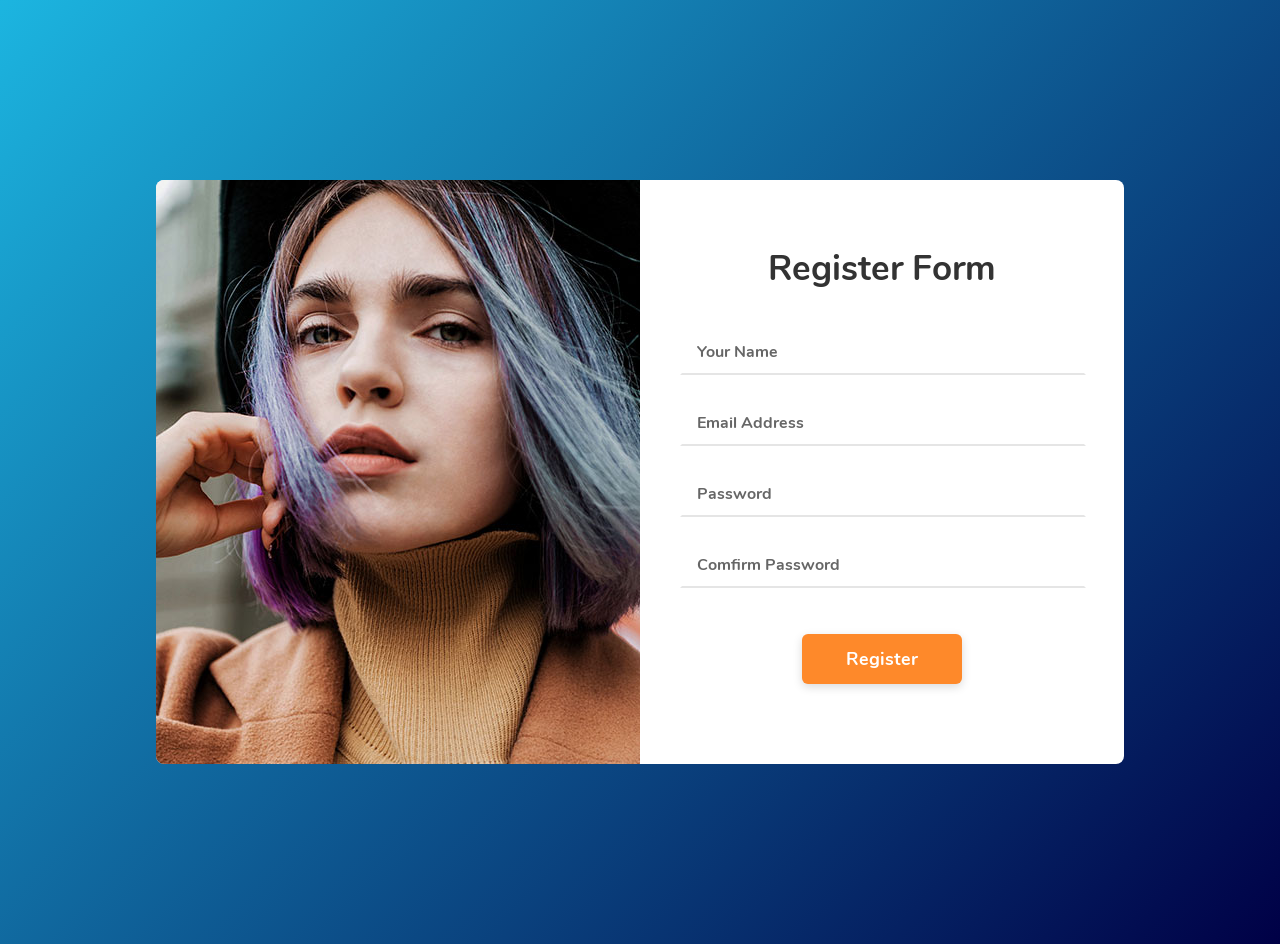
<file: CompanyRestaurant.MVC/wwwroot/colorlib-regform-32/index.html>
<!DOCTYPE html>
<html>
<head>
	<meta charset="utf-8">
	<title>Form-v6 by Colorlib</title>
	<!-- Mobile Specific Metas -->
	<meta name="viewport" content="width=device-width, initial-scale=1, maximum-scale=1">
	<!-- Font-->
	<link rel="stylesheet" type="text/css" href="css/nunito-font.css">
	<!-- Main Style Css -->
    <link rel="stylesheet" href="css/style.css"/>
</head>
<body class="form-v6">
	<div class="page-content">
		<div class="form-v6-content">
			<div class="form-left">
				<img src="images/form-v6.jpg" alt="form">
			</div>
			<form class="form-detail" action="#" method="post">
				<h2>Register Form</h2>
				<div class="form-row">
					<input type="text" name="full-name" id="full-name" class="input-text" placeholder="Your Name" required>
				</div>
				<div class="form-row">
					<input type="text" name="your-email" id="your-email" class="input-text" placeholder="Email Address" required pattern="[^@]+@[^@]+.[a-zA-Z]{2,6}">
				</div>
				<div class="form-row">
					<input type="password" name="password" id="password" class="input-text" placeholder="Password" required>
				</div>
				<div class="form-row">
					<input type="password" name="comfirm-password" id="comfirm-password" class="input-text" placeholder="Comfirm Password" required>
				</div>
				<div class="form-row-last">
					<input type="submit" name="register" class="register" value="Register">
				</div>
			</form>
		</div>
	</div>
</body><!-- This templates was made by Colorlib (https://colorlib.com) -->
</html>
</file>
<file: CompanyRestaurant.MVC/wwwroot/admin/plugins/daterangepicker/daterangepicker.css>
.daterangepicker {
  position: absolute;
  color: inherit;
  background-color: #fff;
  border-radius: 4px;
  border: 1px solid #ddd;
  width: 278px;
  max-width: none;
  padding: 0;
  margin-top: 7px;
  top: 100px;
  left: 20px;
  z-index: 3001;
  display: none;
  font-family: arial;
  font-size: 15px;
  line-height: 1em;
}

.daterangepicker:before, .daterangepicker:after {
  position: absolute;
  display: inline-block;
  border-bottom-color: rgba(0, 0, 0, 0.2);
  content: '';
}

.daterangepicker:before {
  top: -7px;
  border-right: 7px solid transparent;
  border-left: 7px solid transparent;
  border-bottom: 7px solid #ccc;
}

.daterangepicker:after {
  top: -6px;
  border-right: 6px solid transparent;
  border-bottom: 6px solid #fff;
  border-left: 6px solid transparent;
}

.daterangepicker.opensleft:before {
  right: 9px;
}

.daterangepicker.opensleft:after {
  right: 10px;
}

.daterangepicker.openscenter:before {
  left: 0;
  right: 0;
  width: 0;
  margin-left: auto;
  margin-right: auto;
}

.daterangepicker.openscenter:after {
  left: 0;
  right: 0;
  width: 0;
  margin-left: auto;
  margin-right: auto;
}

.daterangepicker.opensright:before {
  left: 9px;
}

.daterangepicker.opensright:after {
  left: 10px;
}

.daterangepicker.drop-up {
  margin-top: -7px;
}

.daterangepicker.drop-up:before {
  top: initial;
  bottom: -7px;
  border-bottom: initial;
  border-top: 7px solid #ccc;
}

.daterangepicker.drop-up:after {
  top: initial;
  bottom: -6px;
  border-bottom: initial;
  border-top: 6px solid #fff;
}

.daterangepicker.single .daterangepicker .ranges, .daterangepicker.single .drp-calendar {
  float: none;
}

.daterangepicker.single .drp-selected {
  display: none;
}

.daterangepicker.show-calendar .drp-calendar {
  display: block;
}

.daterangepicker.show-calendar .drp-buttons {
  display: block;
}

.daterangepicker.auto-apply .drp-buttons {
  display: none;
}

.daterangepicker .drp-calendar {
  display: none;
  max-width: 270px;
}

.daterangepicker .drp-calendar.left {
  padding: 8px 0 8px 8px;
}

.daterangepicker .drp-calendar.right {
  padding: 8px;
}

.daterangepicker .drp-calendar.single .calendar-table {
  border: none;
}

.daterangepicker .calendar-table .next span, .daterangepicker .calendar-table .prev span {
  color: #fff;
  border: solid black;
  border-width: 0 2px 2px 0;
  border-radius: 0;
  display: inline-block;
  padding: 3px;
}

.daterangepicker .calendar-table .next span {
  transform: rotate(-45deg);
  -webkit-transform: rotate(-45deg);
}

.daterangepicker .calendar-table .prev span {
  transform: rotate(135deg);
  -webkit-transform: rotate(135deg);
}

.daterangepicker .calendar-table th, .daterangepicker .calendar-table td {
  white-space: nowrap;
  text-align: center;
  vertical-align: middle;
  min-width: 32px;
  width: 32px;
  height: 24px;
  line-height: 24px;
  font-size: 12px;
  border-radius: 4px;
  border: 1px solid transparent;
  white-space: nowrap;
  cursor: pointer;
}

.daterangepicker .calendar-table {
  border: 1px solid #fff;
  border-radius: 4px;
  background-color: #fff;
}

.daterangepicker .calendar-table table {
  width: 100%;
  margin: 0;
  border-spacing: 0;
  border-collapse: collapse;
}

.daterangepicker td.available:hover, .daterangepicker th.available:hover {
  background-color: #eee;
  border-color: transparent;
  color: inherit;
}

.daterangepicker td.week, .daterangepicker th.week {
  font-size: 80%;
  color: #ccc;
}

.daterangepicker td.off, .daterangepicker td.off.in-range, .daterangepicker td.off.start-date, .daterangepicker td.off.end-date {
  background-color: #fff;
  border-color: transparent;
  color: #999;
}

.daterangepicker td.in-range {
  background-color: #ebf4f8;
  border-color: transparent;
  color: #000;
  border-radius: 0;
}

.daterangepicker td.start-date {
  border-radius: 4px 0 0 4px;
}

.daterangepicker td.end-date {
  border-radius: 0 4px 4px 0;
}

.daterangepicker td.start-date.end-date {
  border-radius: 4px;
}

.daterangepicker td.active, .daterangepicker td.active:hover {
  background-color: #357ebd;
  border-color: transparent;
  color: #fff;
}

.daterangepicker th.month {
  width: auto;
}

.daterangepicker td.disabled, .daterangepicker option.disabled {
  color: #999;
  cursor: not-allowed;
  text-decoration: line-through;
}

.daterangepicker select.monthselect, .daterangepicker select.yearselect {
  font-size: 12px;
  padding: 1px;
  height: auto;
  margin: 0;
  cursor: default;
}

.daterangepicker select.monthselect {
  margin-right: 2%;
  width: 56%;
}

.daterangepicker select.yearselect {
  width: 40%;
}

.daterangepicker select.hourselect, .daterangepicker select.minuteselect, .daterangepicker select.secondselect, .daterangepicker select.ampmselect {
  width: 50px;
  margin: 0 auto;
  background: #eee;
  border: 1px solid #eee;
  padding: 2px;
  outline: 0;
  font-size: 12px;
}

.daterangepicker .calendar-time {
  text-align: center;
  margin: 4px auto 0 auto;
  line-height: 30px;
  position: relative;
}

.daterangepicker .calendar-time select.disabled {
  color: #ccc;
  cursor: not-allowed;
}

.daterangepicker .drp-buttons {
  clear: both;
  text-align: right;
  padding: 8px;
  border-top: 1px solid #ddd;
  display: none;
  line-height: 12px;
  vertical-align: middle;
}

.daterangepicker .drp-selected {
  display: inline-block;
  font-size: 12px;
  padding-right: 8px;
}

.daterangepicker .drp-buttons .btn {
  margin-left: 8px;
  font-size: 12px;
  font-weight: bold;
  padding: 4px 8px;
}

.daterangepicker.show-ranges.single.rtl .drp-calendar.left {
  border-right: 1px solid #ddd;
}

.daterangepicker.show-ranges.single.ltr .drp-calendar.left {
  border-left: 1px solid #ddd;
}

.daterangepicker.show-ranges.rtl .drp-calendar.right {
  border-right: 1px solid #ddd;
}

.daterangepicker.show-ranges.ltr .drp-calendar.left {
  border-left: 1px solid #ddd;
}

.daterangepicker .ranges {
  float: none;
  text-align: left;
  margin: 0;
}

.daterangepicker.show-calendar .ranges {
  margin-top: 8px;
}

.daterangepicker .ranges ul {
  list-style: none;
  margin: 0 auto;
  padding: 0;
  width: 100%;
}

.daterangepicker .ranges li {
  font-size: 12px;
  padding: 8px 12px;
  cursor: pointer;
}

.daterangepicker .ranges li:hover {
  background-color: #eee;
}

.daterangepicker .ranges li.active {
  background-color: #08c;
  color: #fff;
}

/*  Larger Screen Styling */
@media (min-width: 564px) {
  .daterangepicker {
    width: auto;
  }

  .daterangepicker .ranges ul {
    width: 140px;
  }

  .daterangepicker.single .ranges ul {
    width: 100%;
  }

  .daterangepicker.single .drp-calendar.left {
    clear: none;
  }

  .daterangepicker.single .ranges, .daterangepicker.single .drp-calendar {
    float: left;
  }

  .daterangepicker {
    direction: ltr;
    text-align: left;
  }

  .daterangepicker .drp-calendar.left {
    clear: left;
    margin-right: 0;
  }

  .daterangepicker .drp-calendar.left .calendar-table {
    border-right: none;
    border-top-right-radius: 0;
    border-bottom-right-radius: 0;
  }

  .daterangepicker .drp-calendar.right {
    margin-left: 0;
  }

  .daterangepicker .drp-calendar.right .calendar-table {
    border-left: none;
    border-top-left-radius: 0;
    border-bottom-left-radius: 0;
  }

  .daterangepicker .drp-calendar.left .calendar-table {
    padding-right: 8px;
  }

  .daterangepicker .ranges, .daterangepicker .drp-calendar {
    float: left;
  }
}

@media (min-width: 730px) {
  .daterangepicker .ranges {
    width: auto;
  }

  .daterangepicker .ranges {
    float: left;
  }

  .daterangepicker.rtl .ranges {
    float: right;
  }

  .daterangepicker .drp-calendar.left {
    clear: none !important;
  }
}
</file>
<file: CompanyRestaurant.MVC/wwwroot/colorlib-regform-32/css/nunito-font.css>
@font-face {
    font-family: 'Nunito';
    src: url('../fonts/Nunito/Nunito-LightItalic.ttf') format('truetype');
    font-weight: 300;
    font-style: italic;
}

@font-face {
    font-family: 'Nunito';
    src: url('../fonts/Nunito/Nunito-BoldItalic.ttf') format('truetype');
    font-weight: bold;
    font-style: italic;
}

@font-face {
    font-family: 'Nunito';
    src: url('../fonts/Nunito/Nunito-ExtraLightItalic.ttf') format('truetype');
    font-weight: 200;
    font-style: italic;
}

@font-face {
    font-family: 'Nunito';
    src: url('../fonts/Nunito/Nunito-BlackItalic.ttf') format('truetype');
    font-weight: 900;
    font-style: italic;
}

@font-face {
    font-family: 'Nunito';
    src: url('../fonts/Nunito/Nunito-SemiBold.ttf') format('truetype');
    font-weight: 600;
    font-style: normal;
}

@font-face {
    font-family: 'Nunito';
    src: url('../fonts/Nunito/Nunito-Italic.ttf') format('truetype');
    font-weight: normal;
    font-style: italic;
}

@font-face {
    font-family: 'Nunito';
    src: url('../fonts/Nunito/Nunito-Black.ttf') format('truetype');
    font-weight: 900;
    font-style: normal;
}

@font-face {
    font-family: 'Nunito';
    src: url('../fonts/Nunito/Nunito-SemiBoldItalic.ttf') format('truetype');
    font-weight: 600;
    font-style: italic;
}

@font-face {
    font-family: 'Nunito';
    src: url('../fonts/Nunito/Nunito-Light.ttf') format('truetype');
    font-weight: 300;
    font-style: normal;
}

@font-face {
    font-family: 'Nunito';
    src: url('../fonts/Nunito/Nunito-ExtraLight.ttf') format('truetype');
    font-weight: 200;
    font-style: normal;
}

@font-face {
    font-family: 'Nunito';
    src: url('../fonts/Nunito/Nunito-Bold.ttf') format('truetype');
    font-weight: bold;
    font-style: normal;
}

@font-face {
    font-family: 'Nunito';
    src: url('../fonts/Nunito/Nunito-ExtraBoldItalic.ttf') format('truetype');
    font-weight: 800;
    font-style: italic;
}

@font-face {
    font-family: 'Nunito';
    src: url('../fonts/Nunito/Nunito-ExtraBold.ttf') format('truetype');
    font-weight: 800;
    font-style: normal;
}

@font-face {
    font-family: 'Nunito';
    src: url('../fonts/Nunito/Nunito-Regular.ttf') format('truetype');
    font-weight: normal;
    font-style: normal;
}
</file>
<file: CompanyRestaurant.MVC/wwwroot/colorlib-regform-32/css/style.css>
body {
	margin:  0;
}
.page-content {
	width: 100%;
	margin:  0 auto;
	background-image: -moz-linear-gradient( 136deg, rgb(0,0,70) 0%, rgb(28,181,224) 100%);
    background-image: -webkit-linear-gradient( 136deg, rgb(0,0,70) 0%, rgb(28,181,224) 100%);
    background-image: -ms-linear-gradient( 136deg, rgb(0,0,70) 0%, rgb(28,181,224) 100%);
	display: flex;
	display: -webkit-flex;
	justify-content: center;
	-o-justify-content: center;
	-ms-justify-content: center;
	-moz-justify-content: center;
	-webkit-justify-content: center;
	align-items: center;
	-o-align-items: center;
	-ms-align-items: center;
	-moz-align-items: center;
	-webkit-align-items: center;
}
.form-v6-content  {
	background: #fff;
	width: 968px;
	border-radius: 8px;
	-o-border-radius: 8px;
	-ms-border-radius: 8px;
	-moz-border-radius: 8px;
	-webkit-border-radius: 8px;
	margin: 180px 0;
	font-family: 'Nunito', sans-serif;
	color: #fff;
	font-weight: 700;
	position: relative;
	display: flex;
	display: -webkit-flex;
}
.form-v6-content .form-left {
	margin-bottom: -6px;
}
.form-v6-content .form-left img {
	border-top-left-radius: 8px;
	border-bottom-left-radius: 8px;
}
.form-v6-content .form-detail {
    padding: 30px 40px;
	position: relative;
	width: 100%;
}
.form-v6-content .form-detail h2 {
	color: #333;
	font-size: 35px;
	text-align: center;
	position: relative;
	padding: 6px 0 0;
	margin-bottom: 47px;
}
.form-v6-content .form-row {
    width: 100%;
}
.form-v6-content .form-detail .form-row-last {
	text-align: center;
}
.form-v6-content .form-detail .input-text {
	margin-bottom: 35px;
}
.form-v6-content .form-detail input {
	width: 92%;
    padding: 0px 15px 10px 15px;
    border: 2px solid transparent;
    border-bottom: 2px solid #e5e5e5;
    appearance: unset;
    -moz-appearance: unset;
    -webkit-appearance: unset;
    -o-appearance: unset;
    -ms-appearance: unset;
    outline: none;
    -moz-outline: none;
    -webkit-outline: none;
    -o-outline: none;
    -ms-outline: none;
    font-family: 'Nunito', sans-serif;
    font-size: 16px;
    font-weight: 700;
    color: #333;
}
.form-v6-content .form-detail .form-row input:focus {
	border-bottom: 2px solid #fe892a;
}
.form-v6-content .form-detail .register {
	background: #fe892a;
	border-radius: 6px;
	-o-border-radius: 6px;
	-ms-border-radius: 6px;
	-moz-border-radius: 6px;
	-webkit-border-radius: 6px;
	width: 160px;
	box-shadow: 0px 3px 10px 0px rgba(0, 0, 0, 0.15);
	-o-box-shadow: 0px 3px 10px 0px rgba(0, 0, 0, 0.15);
	-ms-box-shadow: 0px 3px 10px 0px rgba(0, 0, 0, 0.15);
	-moz-box-shadow: 0px 3px 10px 0px rgba(0, 0, 0, 0.15);
	-webkit-box-shadow: 0px 3px 10px 0px rgba(0, 0, 0, 0.15);
	border: none;
	margin: 11px 0 50px 0px;
	cursor: pointer;
	font-family: 'Nunito', sans-serif;
	color: #fff;
	font-weight: 700;
	font-size: 18px;
}
.form-v6-content .form-detail .register:hover {
	background: #e37b27;
}
.form-v6-content .form-detail .form-row-last input {
	padding: 13px;
}
input::-webkit-input-placeholder { /* Chrome/Opera/Safari */
  color: #666;
  font-size: 16px;
}
input::-moz-placeholder { /* Firefox 19+ */
  color: #666;
  font-size: 16px;
}
input:-ms-input-placeholder { /* IE 10+ */
  color: #666;
  font-size: 16px;
}
input:-moz-placeholder { /* Firefox 18- */
  color: #666;
  font-size: 16px;
}

/* Responsive */
@media screen and (max-width: 991px) {
	.form-v6-content {
		margin: 180px 20px;
		flex-direction:  column;
		-o-flex-direction:  column;
		-ms-flex-direction:  column;
		-moz-flex-direction:  column;
		-webkit-flex-direction:  column;
	}
	.form-v6-content .form-left {
		width: 100%;
	}
	.form-v6-content .form-left img {
		width: 100%;
		border-bottom-left-radius: 0px;
	    border-top-right-radius: 8px;
	}
	.form-v6-content .form-detail {
		padding: 30px 20px 30px 20px;
	    width: auto;
	}
	.form-v6-content .form-detail .form-row input {
		width: 96%;
	}
	.form-v6-content .form-detail .register {
		margin-bottom: 80px;
	}
}
@media screen and (max-width: 767px) {
	.form-v6-content .form-detail .form-row input {
		width: 94%;
	}
}

@media screen and (max-width: 575px) {
	.form-v6-content .form-detail .form-row input {
	    width: 89%;
	}
}
</file>
<file: CompanyRestaurant.MVC/wwwroot/admin/plugins/jqvmap/jqvmap.min.css>
.jqvmap-label,.jqvmap-pin{pointer-events:none}.jqvmap-label{position:absolute;display:none;-webkit-border-radius:3px;-moz-border-radius:3px;border-radius:3px;background:#292929;color:#fff;font-family:sans-serif,Verdana;font-size:smaller;padding:3px}.jqvmap-zoomin,.jqvmap-zoomout{position:absolute;left:10px;-webkit-border-radius:3px;-moz-border-radius:3px;border-radius:3px;background:#000;padding:3px;color:#fff;width:10px;height:10px;cursor:pointer;line-height:10px;text-align:center}.jqvmap-zoomin{top:10px}.jqvmap-zoomout{top:30px}.jqvmap-region{cursor:pointer}.jqvmap-ajax_response{width:100%;height:500px}
</file>
<file: CompanyRestaurant.MVC/wwwroot/admin/plugins/overlayScrollbars/css/OverlayScrollbars.min.css>
/*!
 * OverlayScrollbars
 * https://github.com/KingSora/OverlayScrollbars
 *
 * Version: 1.13.0
 *
 * Copyright KingSora | Rene Haas.
 * https://github.com/KingSora
 *
 * Released under the MIT license.
 * Date: 02.08.2020
 */
html.os-html,html.os-html>.os-host{display:block;overflow:hidden;box-sizing:border-box;height:100%!important;width:100%!important;min-width:100%!important;min-height:100%!important;margin:0!important;position:absolute!important}html.os-html>.os-host>.os-padding{position:absolute}body.os-dragging,body.os-dragging *{cursor:default}.os-host,.os-host-textarea{position:relative;overflow:visible!important;-webkit-box-orient:vertical;-webkit-box-direction:normal;-ms-flex-direction:column;flex-direction:column;-ms-flex-wrap:nowrap;flex-wrap:nowrap;-webkit-box-pack:start;-ms-flex-pack:start;justify-content:flex-start;-ms-flex-line-pack:start;align-content:flex-start;-webkit-box-align:start;-ms-flex-align:start;-ms-grid-row-align:flex-start;align-items:flex-start}.os-host-flexbox{overflow:hidden!important;display:-webkit-box;display:-ms-flexbox;display:flex}.os-host-flexbox>.os-size-auto-observer{height:inherit!important}.os-host-flexbox>.os-content-glue{-webkit-box-flex:1;-ms-flex-positive:1;flex-grow:1;-ms-flex-negative:0;flex-shrink:0}.os-host-flexbox>.os-size-auto-observer,.os-host-flexbox>.os-content-glue{min-height:0;min-width:0;-webkit-box-flex:0;-ms-flex-positive:0;flex-grow:0;-ms-flex-negative:1;flex-shrink:1;-ms-flex-preferred-size:auto;flex-basis:auto}#os-dummy-scrollbar-size{position:fixed;opacity:0;-ms-filter:'progid:DXImageTransform.Microsoft.Alpha(Opacity=0)';visibility:hidden;overflow:scroll;height:500px;width:500px}#os-dummy-scrollbar-size>div{width:200%;height:200%;margin:10px 0}#os-dummy-scrollbar-size:before,#os-dummy-scrollbar-size:after,.os-content:before,.os-content:after{content:'';display:table;width:.01px;height:.01px;line-height:0;font-size:0;flex-grow:0;flex-shrink:0;visibility:hidden}#os-dummy-scrollbar-size,.os-viewport{-ms-overflow-style:scrollbar!important}.os-viewport-native-scrollbars-invisible#os-dummy-scrollbar-size,.os-viewport-native-scrollbars-invisible.os-viewport{scrollbar-width:none!important}.os-viewport-native-scrollbars-invisible#os-dummy-scrollbar-size::-webkit-scrollbar,.os-viewport-native-scrollbars-invisible.os-viewport::-webkit-scrollbar,.os-viewport-native-scrollbars-invisible#os-dummy-scrollbar-size::-webkit-scrollbar-corner,.os-viewport-native-scrollbars-invisible.os-viewport::-webkit-scrollbar-corner{display:none!important;width:0!important;height:0!important;visibility:hidden!important;background:0 0!important}.os-content-glue{box-sizing:inherit;max-height:100%;max-width:100%;width:100%;pointer-events:none}.os-padding{box-sizing:inherit;direction:inherit;position:absolute;overflow:visible;padding:0;margin:0;left:0;top:0;bottom:0;right:0;width:auto!important;height:auto!important;z-index:0}.os-host-overflow>.os-padding{overflow:hidden}.os-viewport{direction:inherit!important;box-sizing:inherit!important;resize:none!important;outline:0!important;position:absolute;overflow:hidden;top:0;left:0;bottom:0;right:0;padding:0;margin:0;-webkit-overflow-scrolling:touch}.os-content-arrange{position:absolute;z-index:-1;min-height:1px;min-width:1px;pointer-events:none}.os-content{direction:inherit;box-sizing:border-box!important;position:relative;display:block;height:100%;width:100%;height:100%;width:100%;visibility:visible}.os-content>.os-textarea{box-sizing:border-box!important;direction:inherit!important;background:0 0!important;outline:0 transparent!important;overflow:hidden!important;position:absolute!important;display:block!important;top:0!important;left:0!important;margin:0!important;border-radius:0!important;float:none!important;-webkit-filter:none!important;filter:none!important;border:0!important;resize:none!important;-webkit-transform:none!important;transform:none!important;max-width:none!important;max-height:none!important;box-shadow:none!important;-webkit-perspective:none!important;perspective:none!important;opacity:1!important;z-index:1!important;clip:auto!important;vertical-align:baseline!important;padding:0}.os-host-rtl>.os-padding>.os-viewport>.os-content>.os-textarea{right:0!important}.os-content>.os-textarea-cover{z-index:-1;pointer-events:none}.os-content>.os-textarea[wrap=off]{white-space:pre!important;margin:0!important}.os-text-inherit{font-family:inherit;font-size:inherit;font-weight:inherit;font-style:inherit;font-variant:inherit;text-transform:inherit;text-decoration:inherit;text-indent:inherit;text-align:inherit;text-shadow:inherit;text-overflow:inherit;letter-spacing:inherit;word-spacing:inherit;line-height:inherit;unicode-bidi:inherit;direction:inherit;color:inherit;cursor:text}.os-resize-observer,.os-resize-observer-host{box-sizing:inherit;display:block;visibility:hidden;position:absolute;top:0;left:0;height:100%;width:100%;overflow:hidden;pointer-events:none;z-index:-1}.os-resize-observer-host{padding:inherit;border:inherit;border-color:transparent;border-style:solid;box-sizing:border-box}.os-resize-observer-host.observed{display:flex;flex-direction:column;justify-content:flex-start;align-items:flex-start}.os-resize-observer-host>.os-resize-observer,.os-resize-observer-host.observed>.os-resize-observer{height:200%;width:200%;padding:inherit;border:inherit;margin:0;display:block;box-sizing:content-box}.os-resize-observer-host.observed>.os-resize-observer,.os-resize-observer-host.observed>.os-resize-observer:before{display:flex;position:relative;flex-grow:1;flex-shrink:0;flex-basis:auto;box-sizing:border-box}.os-resize-observer-host.observed>.os-resize-observer:before{content:'';box-sizing:content-box;padding:inherit;border:inherit;margin:0}.os-size-auto-observer{box-sizing:inherit!important;height:100%;width:inherit;max-width:1px;position:relative;float:left;max-height:1px;overflow:hidden;z-index:-1;padding:0;margin:0;pointer-events:none;-webkit-box-flex:inherit;-ms-flex-positive:inherit;flex-grow:inherit;-ms-flex-negative:0;flex-shrink:0;-ms-flex-preferred-size:0;flex-basis:0}.os-size-auto-observer>.os-resize-observer{width:1000%;height:1000%;min-height:1px;min-width:1px}.os-resize-observer-item{position:absolute;top:0;right:0;bottom:0;left:0;overflow:hidden;z-index:-1;opacity:0;direction:ltr!important;-webkit-box-flex:0!important;-ms-flex:none!important;flex:none!important}.os-resize-observer-item-final{position:absolute;left:0;top:0;-webkit-transition:none!important;transition:none!important;-webkit-box-flex:0!important;-ms-flex:none!important;flex:none!important}.os-resize-observer{-webkit-animation-duration:.001s;animation-duration:.001s;-webkit-animation-name:os-resize-observer-dummy-animation;animation-name:os-resize-observer-dummy-animation}object.os-resize-observer{box-sizing:border-box!important}@-webkit-keyframes os-resize-observer-dummy-animation{0%{z-index:0}to{z-index:-1}}@keyframes os-resize-observer-dummy-animation{0%{z-index:0}to{z-index:-1}}.os-host-transition>.os-scrollbar,.os-host-transition>.os-scrollbar-corner{-webkit-transition:opacity .3s,visibility .3s,top .3s,right .3s,bottom .3s,left .3s;transition:opacity .3s,visibility .3s,top .3s,right .3s,bottom .3s,left .3s}html.os-html>.os-host>.os-scrollbar{position:absolute;z-index:999999}.os-scrollbar,.os-scrollbar-corner{position:absolute;opacity:1;-ms-filter:'progid:DXImageTransform.Microsoft.Alpha(Opacity=100)';z-index:1}.os-scrollbar-corner{bottom:0;right:0}.os-scrollbar{pointer-events:none}.os-scrollbar-track{pointer-events:auto;position:relative;height:100%;width:100%;padding:0!important;border:0!important}.os-scrollbar-handle{pointer-events:auto;position:absolute;width:100%;height:100%}.os-scrollbar-handle-off,.os-scrollbar-track-off{pointer-events:none}.os-scrollbar.os-scrollbar-unusable,.os-scrollbar.os-scrollbar-unusable *{pointer-events:none!important}.os-scrollbar.os-scrollbar-unusable .os-scrollbar-handle{opacity:0!important}.os-scrollbar-horizontal{bottom:0;left:0}.os-scrollbar-vertical{top:0;right:0}.os-host-rtl>.os-scrollbar-horizontal{right:0}.os-host-rtl>.os-scrollbar-vertical{right:auto;left:0}.os-host-rtl>.os-scrollbar-corner{right:auto;left:0}.os-scrollbar-auto-hidden,.os-padding+.os-scrollbar-corner,.os-host-resize-disabled.os-host-scrollbar-horizontal-hidden>.os-scrollbar-corner,.os-host-scrollbar-horizontal-hidden>.os-scrollbar-horizontal,.os-host-resize-disabled.os-host-scrollbar-vertical-hidden>.os-scrollbar-corner,.os-host-scrollbar-vertical-hidden>.os-scrollbar-vertical,.os-scrollbar-horizontal.os-scrollbar-auto-hidden+.os-scrollbar-vertical+.os-scrollbar-corner,.os-scrollbar-horizontal+.os-scrollbar-vertical.os-scrollbar-auto-hidden+.os-scrollbar-corner,.os-scrollbar-horizontal.os-scrollbar-auto-hidden+.os-scrollbar-vertical.os-scrollbar-auto-hidden+.os-scrollbar-corner{opacity:0;visibility:hidden;pointer-events:none}.os-scrollbar-corner-resize-both{cursor:nwse-resize}.os-host-rtl>.os-scrollbar-corner-resize-both{cursor:nesw-resize}.os-scrollbar-corner-resize-horizontal{cursor:ew-resize}.os-scrollbar-corner-resize-vertical{cursor:ns-resize}.os-dragging .os-scrollbar-corner.os-scrollbar-corner-resize{cursor:default}.os-host-resize-disabled.os-host-scrollbar-horizontal-hidden>.os-scrollbar-vertical{top:0;bottom:0}.os-host-resize-disabled.os-host-scrollbar-vertical-hidden>.os-scrollbar-horizontal,.os-host-rtl.os-host-resize-disabled.os-host-scrollbar-vertical-hidden>.os-scrollbar-horizontal{right:0;left:0}.os-scrollbar:hover,.os-scrollbar-corner.os-scrollbar-corner-resize{opacity:1!important;visibility:visible!important}.os-scrollbar-corner.os-scrollbar-corner-resize{background-image:url([data-uri]);background-repeat:no-repeat;background-position:100% 100%;pointer-events:auto!important}.os-host-rtl>.os-scrollbar-corner.os-scrollbar-corner-resize{-webkit-transform:scale(-1,1);transform:scale(-1,1)}.os-host-overflow{overflow:hidden!important}.os-theme-none>.os-scrollbar-horizontal,.os-theme-none>.os-scrollbar-vertical,.os-theme-none>.os-scrollbar-corner{display:none!important}.os-theme-none>.os-scrollbar-corner-resize{display:block!important;min-width:10px;min-height:10px}.os-theme-dark>.os-scrollbar-horizontal,.os-theme-light>.os-scrollbar-horizontal{right:10px;height:10px}.os-theme-dark>.os-scrollbar-vertical,.os-theme-light>.os-scrollbar-vertical{bottom:10px;width:10px}.os-theme-dark.os-host-rtl>.os-scrollbar-horizontal,.os-theme-light.os-host-rtl>.os-scrollbar-horizontal{left:10px;right:0}.os-theme-dark>.os-scrollbar-corner,.os-theme-light>.os-scrollbar-corner{height:10px;width:10px}.os-theme-dark>.os-scrollbar-corner,.os-theme-light>.os-scrollbar-corner{background-color:transparent}.os-theme-dark>.os-scrollbar,.os-theme-light>.os-scrollbar{padding:2px;box-sizing:border-box;background:0 0}.os-theme-dark>.os-scrollbar.os-scrollbar-unusable,.os-theme-light>.os-scrollbar.os-scrollbar-unusable{background:0 0}.os-theme-dark>.os-scrollbar>.os-scrollbar-track,.os-theme-light>.os-scrollbar>.os-scrollbar-track{background:0 0}.os-theme-dark>.os-scrollbar-horizontal>.os-scrollbar-track>.os-scrollbar-handle,.os-theme-light>.os-scrollbar-horizontal>.os-scrollbar-track>.os-scrollbar-handle{min-width:30px}.os-theme-dark>.os-scrollbar-vertical>.os-scrollbar-track>.os-scrollbar-handle,.os-theme-light>.os-scrollbar-vertical>.os-scrollbar-track>.os-scrollbar-handle{min-height:30px}.os-theme-dark.os-host-transition>.os-scrollbar>.os-scrollbar-track>.os-scrollbar-handle,.os-theme-light.os-host-transition>.os-scrollbar>.os-scrollbar-track>.os-scrollbar-handle{-webkit-transition:background-color .3s;transition:background-color .3s}.os-theme-dark>.os-scrollbar>.os-scrollbar-track>.os-scrollbar-handle,.os-theme-light>.os-scrollbar>.os-scrollbar-track>.os-scrollbar-handle,.os-theme-dark>.os-scrollbar>.os-scrollbar-track,.os-theme-light>.os-scrollbar>.os-scrollbar-track{border-radius:10px}.os-theme-dark>.os-scrollbar>.os-scrollbar-track>.os-scrollbar-handle{background:rgba(0,0,0,.4)}.os-theme-light>.os-scrollbar>.os-scrollbar-track>.os-scrollbar-handle{background:rgba(255,255,255,.4)}.os-theme-dark>.os-scrollbar:hover>.os-scrollbar-track>.os-scrollbar-handle{background:rgba(0,0,0,.55)}.os-theme-light>.os-scrollbar:hover>.os-scrollbar-track>.os-scrollbar-handle{background:rgba(255,255,255,.55)}.os-theme-dark>.os-scrollbar>.os-scrollbar-track>.os-scrollbar-handle.active{background:rgba(0,0,0,.7)}.os-theme-light>.os-scrollbar>.os-scrollbar-track>.os-scrollbar-handle.active{background:rgba(255,255,255,.7)}.os-theme-dark>.os-scrollbar-horizontal .os-scrollbar-handle:before,.os-theme-dark>.os-scrollbar-vertical .os-scrollbar-handle:before,.os-theme-light>.os-scrollbar-horizontal .os-scrollbar-handle:before,.os-theme-light>.os-scrollbar-vertical .os-scrollbar-handle:before{content:'';position:absolute;left:0;right:0;top:0;bottom:0;display:block}.os-theme-dark.os-host-scrollbar-horizontal-hidden>.os-scrollbar-horizontal .os-scrollbar-handle:before,.os-theme-dark.os-host-scrollbar-vertical-hidden>.os-scrollbar-vertical .os-scrollbar-handle:before,.os-theme-light.os-host-scrollbar-horizontal-hidden>.os-scrollbar-horizontal .os-scrollbar-handle:before,.os-theme-light.os-host-scrollbar-vertical-hidden>.os-scrollbar-vertical .os-scrollbar-handle:before{display:none}.os-theme-dark>.os-scrollbar-horizontal .os-scrollbar-handle:before,.os-theme-light>.os-scrollbar-horizontal .os-scrollbar-handle:before{top:-6px;bottom:-2px}.os-theme-dark>.os-scrollbar-vertical .os-scrollbar-handle:before,.os-theme-light>.os-scrollbar-vertical .os-scrollbar-handle:before{left:-6px;right:-2px}.os-host-rtl.os-theme-dark>.os-scrollbar-vertical .os-scrollbar-handle:before,.os-host-rtl.os-theme-light>.os-scrollbar-vertical .os-scrollbar-handle:before{right:-6px;left:-2px}
</file>
<file: CompanyRestaurant.MVC/wwwroot/admin/plugins/summernote/summernote-bs4.min.css>
@font-face{font-display:auto;font-family:summernote;font-style:normal;font-weight:400;src:url(font/summernote.eot?#iefix) format("embedded-opentype"),url(font/summernote.woff2) format("woff2"),url(font/summernote.woff) format("woff"),url(font/summernote.ttf) format("truetype")}[class*=" note-icon"]:before,[class^=note-icon]:before{text-rendering:auto;-moz-osx-font-smoothing:grayscale;-webkit-font-smoothing:antialiased;speak:none;display:inline-block;font-family:summernote;font-size:inherit;font-style:normal;text-decoration:inherit;text-transform:none;vertical-align:middle}.note-icon-fw{text-align:center;width:1.25em}.note-icon-border{border:.08em solid #eee;border-radius:.1em;padding:.2em .25em .15em}.note-icon-pull-left{float:left}.note-icon-pull-right{float:right}.note-icon.note-icon-pull-left{margin-right:.3em}.note-icon.note-icon-pull-right{margin-left:.3em}.note-icon-align:before{content:"\ea01"}.note-icon-align-center:before{content:"\ea02"}.note-icon-align-indent:before{content:"\ea03"}.note-icon-align-justify:before{content:"\ea04"}.note-icon-align-left:before{content:"\ea05"}.note-icon-align-outdent:before{content:"\ea06"}.note-icon-align-right:before{content:"\ea07"}.note-icon-arrow-circle-down:before{content:"\ea08"}.note-icon-arrow-circle-left:before{content:"\ea09"}.note-icon-arrow-circle-right:before{content:"\ea0a"}.note-icon-arrow-circle-up:before{content:"\ea0b"}.note-icon-arrows-alt:before{content:"\ea0c"}.note-icon-arrows-h:before{content:"\ea0d"}.note-icon-arrows-v:before{content:"\ea0e"}.note-icon-bold:before{content:"\ea0f"}.note-icon-caret:before{content:"\ea10"}.note-icon-chain-broken:before{content:"\ea11"}.note-icon-circle:before{content:"\ea12"}.note-icon-close:before{content:"\ea13"}.note-icon-code:before{content:"\ea14"}.note-icon-col-after:before{content:"\ea15"}.note-icon-col-before:before{content:"\ea16"}.note-icon-col-remove:before{content:"\ea17"}.note-icon-eraser:before{content:"\ea18"}.note-icon-float-left:before{content:"\ea19"}.note-icon-float-none:before{content:"\ea1a"}.note-icon-float-right:before{content:"\ea1b"}.note-icon-font:before{content:"\ea1c"}.note-icon-frame:before{content:"\ea1d"}.note-icon-italic:before{content:"\ea1e"}.note-icon-link:before{content:"\ea1f"}.note-icon-magic:before{content:"\ea20"}.note-icon-menu-check:before{content:"\ea21"}.note-icon-minus:before{content:"\ea22"}.note-icon-orderedlist:before{content:"\ea23"}.note-icon-pencil:before{content:"\ea24"}.note-icon-picture:before{content:"\ea25"}.note-icon-question:before{content:"\ea26"}.note-icon-redo:before{content:"\ea27"}.note-icon-rollback:before{content:"\ea28"}.note-icon-row-above:before{content:"\ea29"}.note-icon-row-below:before{content:"\ea2a"}.note-icon-row-remove:before{content:"\ea2b"}.note-icon-special-character:before{content:"\ea2c"}.note-icon-square:before{content:"\ea2d"}.note-icon-strikethrough:before{content:"\ea2e"}.note-icon-subscript:before{content:"\ea2f"}.note-icon-summernote:before{content:"\ea30"}.note-icon-superscript:before{content:"\ea31"}.note-icon-table:before{content:"\ea32"}.note-icon-text-height:before{content:"\ea33"}.note-icon-trash:before{content:"\ea34"}.note-icon-underline:before{content:"\ea35"}.note-icon-undo:before{content:"\ea36"}.note-icon-unorderedlist:before{content:"\ea37"}.note-icon-video:before{content:"\ea38"}.note-editor{position:relative}.note-editor .note-dropzone{background-color:#fff;color:#87cefa;display:none;opacity:.95;position:absolute;z-index:100}.note-editor .note-dropzone .note-dropzone-message{display:table-cell;font-size:28px;font-weight:700;text-align:center;vertical-align:middle}.note-editor .note-dropzone.hover{color:#098ddf}.note-editor.dragover .note-dropzone{display:table}.note-editor .note-editing-area{position:relative}.note-editor .note-editing-area .note-editable{outline:none}.note-editor .note-editing-area .note-editable sup{vertical-align:super}.note-editor .note-editing-area .note-editable sub{vertical-align:sub}.note-editor .note-editing-area .note-editable img.note-float-left{margin-right:10px}.note-editor .note-editing-area .note-editable img.note-float-right{margin-left:10px}.note-editor.note-airframe,.note-editor.note-frame{border:1px solid #00000032}.note-editor.note-airframe.codeview .note-editing-area .note-editable,.note-editor.note-frame.codeview .note-editing-area .note-editable{display:none}.note-editor.note-airframe.codeview .note-editing-area .note-codable,.note-editor.note-frame.codeview .note-editing-area .note-codable{display:block}.note-editor.note-airframe .note-editing-area,.note-editor.note-frame .note-editing-area{overflow:hidden}.note-editor.note-airframe .note-editing-area .note-editable,.note-editor.note-frame .note-editing-area .note-editable{word-wrap:break-word;overflow:auto;padding:10px}.note-editor.note-airframe .note-editing-area .note-editable[contenteditable=false],.note-editor.note-frame .note-editing-area .note-editable[contenteditable=false]{background-color:#8080801d}.note-editor.note-airframe .note-editing-area .note-codable,.note-editor.note-frame .note-editing-area .note-codable{background-color:#222;border:none;border-radius:0;box-shadow:none;-ms-box-sizing:border-box;box-sizing:border-box;color:#ccc;display:none;font-family:Menlo,Monaco,monospace,sans-serif;font-size:14px;margin-bottom:0;outline:none;padding:10px;resize:none;width:100%}.note-editor.note-airframe.fullscreen,.note-editor.note-frame.fullscreen{left:0;position:fixed;top:0;width:100%!important;z-index:1050}.note-editor.note-airframe.fullscreen .note-resizebar,.note-editor.note-frame.fullscreen .note-resizebar{display:none}.note-editor.note-airframe .note-status-output,.note-editor.note-frame .note-status-output{border:0;border-top:1px solid #e2e2e2;color:#000;display:block;font-size:14px;height:20px;line-height:1.42857143;margin-bottom:0;width:100%}.note-editor.note-airframe .note-status-output:empty,.note-editor.note-frame .note-status-output:empty{border-top:0 solid transparent;height:0}.note-editor.note-airframe .note-status-output .pull-right,.note-editor.note-frame .note-status-output .pull-right{float:right!important}.note-editor.note-airframe .note-status-output .text-muted,.note-editor.note-frame .note-status-output .text-muted{color:#777}.note-editor.note-airframe .note-status-output .text-primary,.note-editor.note-frame .note-status-output .text-primary{color:#286090}.note-editor.note-airframe .note-status-output .text-success,.note-editor.note-frame .note-status-output .text-success{color:#3c763d}.note-editor.note-airframe .note-status-output .text-info,.note-editor.note-frame .note-status-output .text-info{color:#31708f}.note-editor.note-airframe .note-status-output .text-warning,.note-editor.note-frame .note-status-output .text-warning{color:#8a6d3b}.note-editor.note-airframe .note-status-output .text-danger,.note-editor.note-frame .note-status-output .text-danger{color:#a94442}.note-editor.note-airframe .note-status-output .alert,.note-editor.note-frame .note-status-output .alert{background-color:#f5f5f5;border-radius:0;color:#000;margin:-7px 0 0;padding:7px 10px 2px}.note-editor.note-airframe .note-status-output .alert .note-icon,.note-editor.note-frame .note-status-output .alert .note-icon{margin-right:5px}.note-editor.note-airframe .note-status-output .alert-success,.note-editor.note-frame .note-status-output .alert-success{background-color:#dff0d8!important;color:#3c763d!important}.note-editor.note-airframe .note-status-output .alert-info,.note-editor.note-frame .note-status-output .alert-info{background-color:#d9edf7!important;color:#31708f!important}.note-editor.note-airframe .note-status-output .alert-warning,.note-editor.note-frame .note-status-output .alert-warning{background-color:#fcf8e3!important;color:#8a6d3b!important}.note-editor.note-airframe .note-status-output .alert-danger,.note-editor.note-frame .note-status-output .alert-danger{background-color:#f2dede!important;color:#a94442!important}.note-editor.note-airframe .note-statusbar,.note-editor.note-frame .note-statusbar{background-color:#8080801d;border-bottom-left-radius:4px;border-bottom-right-radius:4px;border-top:1px solid #00000032}.note-editor.note-airframe .note-statusbar .note-resizebar,.note-editor.note-frame .note-statusbar .note-resizebar{cursor:ns-resize;height:9px;padding-top:1px;width:100%}.note-editor.note-airframe .note-statusbar .note-resizebar .note-icon-bar,.note-editor.note-frame .note-statusbar .note-resizebar .note-icon-bar{border-top:1px solid #00000032;margin:1px auto;width:20px}.note-editor.note-airframe .note-statusbar.locked .note-resizebar,.note-editor.note-frame .note-statusbar.locked .note-resizebar{cursor:default}.note-editor.note-airframe .note-statusbar.locked .note-resizebar .note-icon-bar,.note-editor.note-frame .note-statusbar.locked .note-resizebar .note-icon-bar{display:none}.note-editor.note-airframe .note-placeholder,.note-editor.note-frame .note-placeholder{padding:10px}.note-editor.note-airframe{border:0}.note-editor.note-airframe .note-editing-area .note-editable{padding:0}.note-popover.popover{display:none;max-width:none}.note-popover.popover .popover-content a{display:inline-block;max-width:200px;overflow:hidden;text-overflow:ellipsis;vertical-align:middle;white-space:nowrap}.note-popover.popover .arrow{left:20px!important}.note-toolbar{position:relative}.note-editor .note-toolbar,.note-popover .popover-content{margin:0;padding:0 0 5px 5px}.note-editor .note-toolbar>.note-btn-group,.note-popover .popover-content>.note-btn-group{margin-left:0;margin-right:5px;margin-top:5px}.note-editor .note-toolbar .note-btn-group .note-table,.note-popover .popover-content .note-btn-group .note-table{min-width:0;padding:5px}.note-editor .note-toolbar .note-btn-group .note-table .note-dimension-picker,.note-popover .popover-content .note-btn-group .note-table .note-dimension-picker{font-size:18px}.note-editor .note-toolbar .note-btn-group .note-table .note-dimension-picker .note-dimension-picker-mousecatcher,.note-popover .popover-content .note-btn-group .note-table .note-dimension-picker .note-dimension-picker-mousecatcher{cursor:pointer;height:10em;position:absolute!important;width:10em;z-index:3}.note-editor .note-toolbar .note-btn-group .note-table .note-dimension-picker .note-dimension-picker-unhighlighted,.note-popover .popover-content .note-btn-group .note-table .note-dimension-picker .note-dimension-picker-unhighlighted{background:url("[data-uri]") repeat;height:5em;position:relative!important;width:5em;z-index:1}.note-editor .note-toolbar .note-btn-group .note-table .note-dimension-picker .note-dimension-picker-highlighted,.note-popover .popover-content .note-btn-group .note-table .note-dimension-picker .note-dimension-picker-highlighted{background:url("[data-uri]") repeat;height:1em;position:absolute!important;width:1em;z-index:2}.note-editor .note-toolbar .note-style .dropdown-style blockquote,.note-editor .note-toolbar .note-style .dropdown-style pre,.note-popover .popover-content .note-style .dropdown-style blockquote,.note-popover .popover-content .note-style .dropdown-style pre{margin:0;padding:5px 10px}.note-editor .note-toolbar .note-style .dropdown-style h1,.note-editor .note-toolbar .note-style .dropdown-style h2,.note-editor .note-toolbar .note-style .dropdown-style h3,.note-editor .note-toolbar .note-style .dropdown-style h4,.note-editor .note-toolbar .note-style .dropdown-style h5,.note-editor .note-toolbar .note-style .dropdown-style h6,.note-editor .note-toolbar .note-style .dropdown-style p,.note-popover .popover-content .note-style .dropdown-style h1,.note-popover .popover-content .note-style .dropdown-style h2,.note-popover .popover-content .note-style .dropdown-style h3,.note-popover .popover-content .note-style .dropdown-style h4,.note-popover .popover-content .note-style .dropdown-style h5,.note-popover .popover-content .note-style .dropdown-style h6,.note-popover .popover-content .note-style .dropdown-style p{margin:0;padding:0}.note-editor .note-toolbar .note-color-all .note-dropdown-menu,.note-popover .popover-content .note-color-all .note-dropdown-menu{min-width:337px}.note-editor .note-toolbar .note-color .dropdown-toggle,.note-popover .popover-content .note-color .dropdown-toggle{padding-left:5px;width:20px}.note-editor .note-toolbar .note-color .note-dropdown-menu .note-palette,.note-popover .popover-content .note-color .note-dropdown-menu .note-palette{display:inline-block;margin:0;width:160px}.note-editor .note-toolbar .note-color .note-dropdown-menu .note-palette:first-child,.note-popover .popover-content .note-color .note-dropdown-menu .note-palette:first-child{margin:0 5px}.note-editor .note-toolbar .note-color .note-dropdown-menu .note-palette .note-palette-title,.note-popover .popover-content .note-color .note-dropdown-menu .note-palette .note-palette-title{border-bottom:1px solid #eee;font-size:12px;margin:2px 7px;text-align:center}.note-editor .note-toolbar .note-color .note-dropdown-menu .note-palette .note-color-reset,.note-editor .note-toolbar .note-color .note-dropdown-menu .note-palette .note-color-select,.note-popover .popover-content .note-color .note-dropdown-menu .note-palette .note-color-reset,.note-popover .popover-content .note-color .note-dropdown-menu .note-palette .note-color-select{border-radius:5px;cursor:pointer;font-size:11px;margin:3px;padding:0 3px;width:100%}.note-editor .note-toolbar .note-color .note-dropdown-menu .note-palette .note-color-reset:hover,.note-editor .note-toolbar .note-color .note-dropdown-menu .note-palette .note-color-select:hover,.note-popover .popover-content .note-color .note-dropdown-menu .note-palette .note-color-reset:hover,.note-popover .popover-content .note-color .note-dropdown-menu .note-palette .note-color-select:hover{background:#eee}.note-editor .note-toolbar .note-color .note-dropdown-menu .note-palette .note-color-row,.note-popover .popover-content .note-color .note-dropdown-menu .note-palette .note-color-row{height:20px}.note-editor .note-toolbar .note-color .note-dropdown-menu .note-palette .note-color-select-btn,.note-popover .popover-content .note-color .note-dropdown-menu .note-palette .note-color-select-btn{display:none}.note-editor .note-toolbar .note-color .note-dropdown-menu .note-palette .note-holder-custom .note-color-btn,.note-popover .popover-content .note-color .note-dropdown-menu .note-palette .note-holder-custom .note-color-btn{border:1px solid #eee}.note-editor .note-toolbar .note-para .note-dropdown-menu,.note-popover .popover-content .note-para .note-dropdown-menu{min-width:228px;padding:5px}.note-editor .note-toolbar .note-para .note-dropdown-menu>div+div,.note-popover .popover-content .note-para .note-dropdown-menu>div+div{margin-left:5px}.note-editor .note-toolbar .note-dropdown-menu,.note-popover .popover-content .note-dropdown-menu{min-width:160px}.note-editor .note-toolbar .note-dropdown-menu.right,.note-popover .popover-content .note-dropdown-menu.right{left:auto;right:0}.note-editor .note-toolbar .note-dropdown-menu.right:before,.note-popover .popover-content .note-dropdown-menu.right:before{left:auto!important;right:9px}.note-editor .note-toolbar .note-dropdown-menu.right:after,.note-popover .popover-content .note-dropdown-menu.right:after{left:auto!important;right:10px}.note-editor .note-toolbar .note-dropdown-menu.note-check a i,.note-popover .popover-content .note-dropdown-menu.note-check a i{color:#00bfff;visibility:hidden}.note-editor .note-toolbar .note-dropdown-menu.note-check a.checked i,.note-popover .popover-content .note-dropdown-menu.note-check a.checked i{visibility:visible}.note-editor .note-toolbar .note-fontsize-10,.note-popover .popover-content .note-fontsize-10{font-size:10px}.note-editor .note-toolbar .note-color-palette,.note-popover .popover-content .note-color-palette{line-height:1}.note-editor .note-toolbar .note-color-palette div .note-color-btn,.note-popover .popover-content .note-color-palette div .note-color-btn{border:0;border-radius:0;height:20px;margin:0;padding:0;width:20px}.note-editor .note-toolbar .note-color-palette div .note-color-btn:hover,.note-popover .popover-content .note-color-palette div .note-color-btn:hover{transform:scale(1.2);transition:all .2s}.note-modal .modal-dialog{border-radius:5px;box-shadow:0 3px 9px rgba(0,0,0,.5);outline:0}.note-modal .form-group{margin-left:0;margin-right:0}.note-modal .note-modal-form{margin:0}.note-modal .note-image-dialog .note-dropzone{border:4px dashed #d3d3d3;color:#d3d3d3;font-size:30px;line-height:4;margin-bottom:10px;min-height:100px;text-align:center}@-moz-document url-prefix(){.note-modal .note-image-input{height:auto}}.note-placeholder{color:gray;display:none;position:absolute}.note-handle .note-control-selection{border:1px solid #000;display:none;position:absolute}.note-handle .note-control-selection>div{position:absolute}.note-handle .note-control-selection .note-control-selection-bg{background-color:#000;-ms-filter:progid:DXImageTransform.Microsoft.Alpha(opacity=30);filter:alpha(opacity=30);height:100%;-webkit-opacity:.3;-khtml-opacity:.3;-moz-opacity:.3;opacity:.3;width:100%}.note-handle .note-control-selection .note-control-handle,.note-handle .note-control-selection .note-control-holder,.note-handle .note-control-selection .note-control-sizing{border:1px solid #000;height:7px;width:7px}.note-handle .note-control-selection .note-control-sizing{background-color:#000}.note-handle .note-control-selection .note-control-nw{border-bottom:none;border-right:none;left:-5px;top:-5px}.note-handle .note-control-selection .note-control-ne{border-bottom:none;border-left:none;right:-5px;top:-5px}.note-handle .note-control-selection .note-control-sw{border-right:none;border-top:none;bottom:-5px;left:-5px}.note-handle .note-control-selection .note-control-se{bottom:-5px;cursor:se-resize;right:-5px}.note-handle .note-control-selection .note-control-se.note-control-holder{border-left:none;border-top:none;cursor:default}.note-handle .note-control-selection .note-control-selection-info{background-color:#000;border-radius:5px;bottom:0;color:#fff;-ms-filter:progid:DXImageTransform.Microsoft.Alpha(opacity=70);filter:alpha(opacity=70);font-size:12px;margin:5px;-webkit-opacity:.7;-khtml-opacity:.7;-moz-opacity:.7;opacity:.7;padding:5px;right:0}.note-hint-popover{min-width:100px;padding:2px}.note-hint-popover .popover-content{max-height:150px;overflow:auto;padding:3px}.note-hint-popover .popover-content .note-hint-group .note-hint-item{display:block!important;padding:3px}.note-hint-popover .popover-content .note-hint-group .note-hint-item.active,.note-hint-popover .popover-content .note-hint-group .note-hint-item:hover{background-color:#428bca;clear:both;color:#fff;cursor:pointer;display:block;font-weight:400;line-height:1.4;outline:0;text-decoration:none;white-space:nowrap}body .note-fullscreen-body,html .note-fullscreen-body{overflow:hidden!important}.note-toolbar{background:#8080801d}.note-btn-group .note-btn{border-color:#00000032;font-size:13px;padding:.28rem .65rem}
</file>
